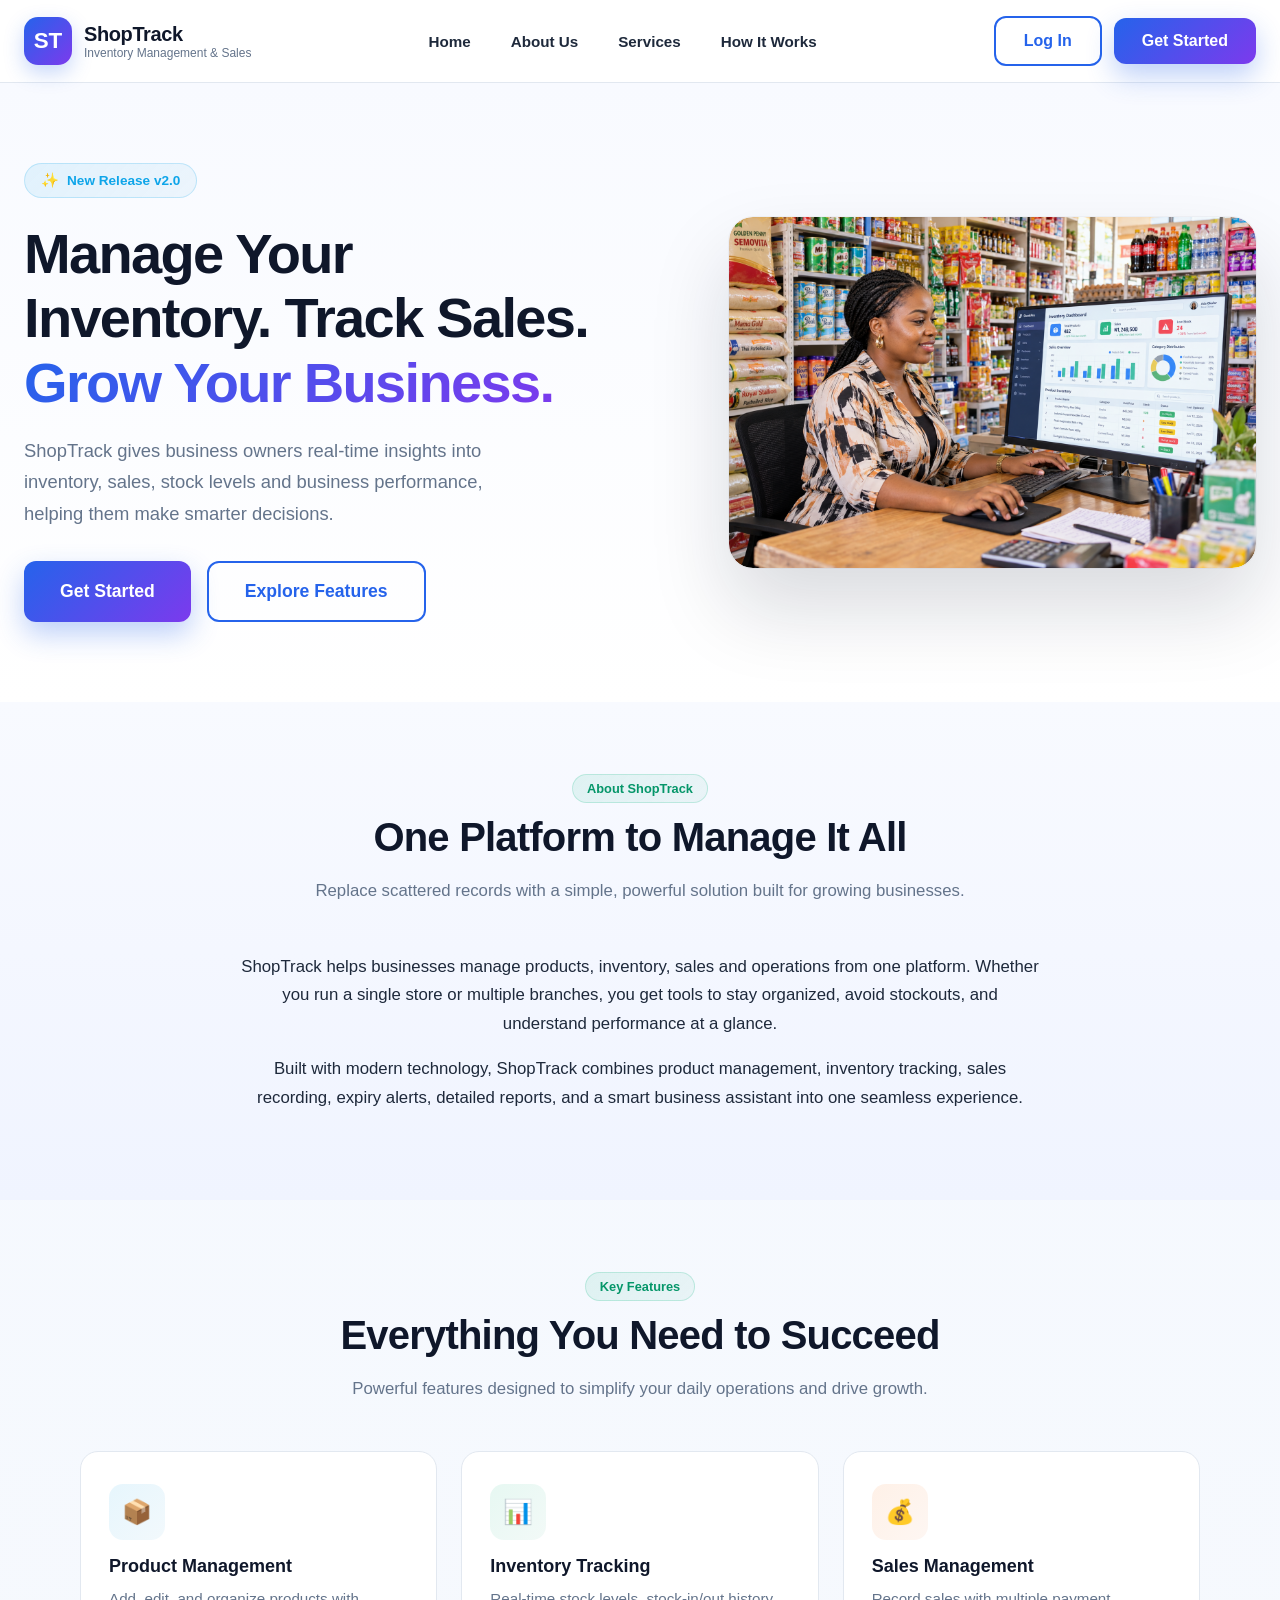
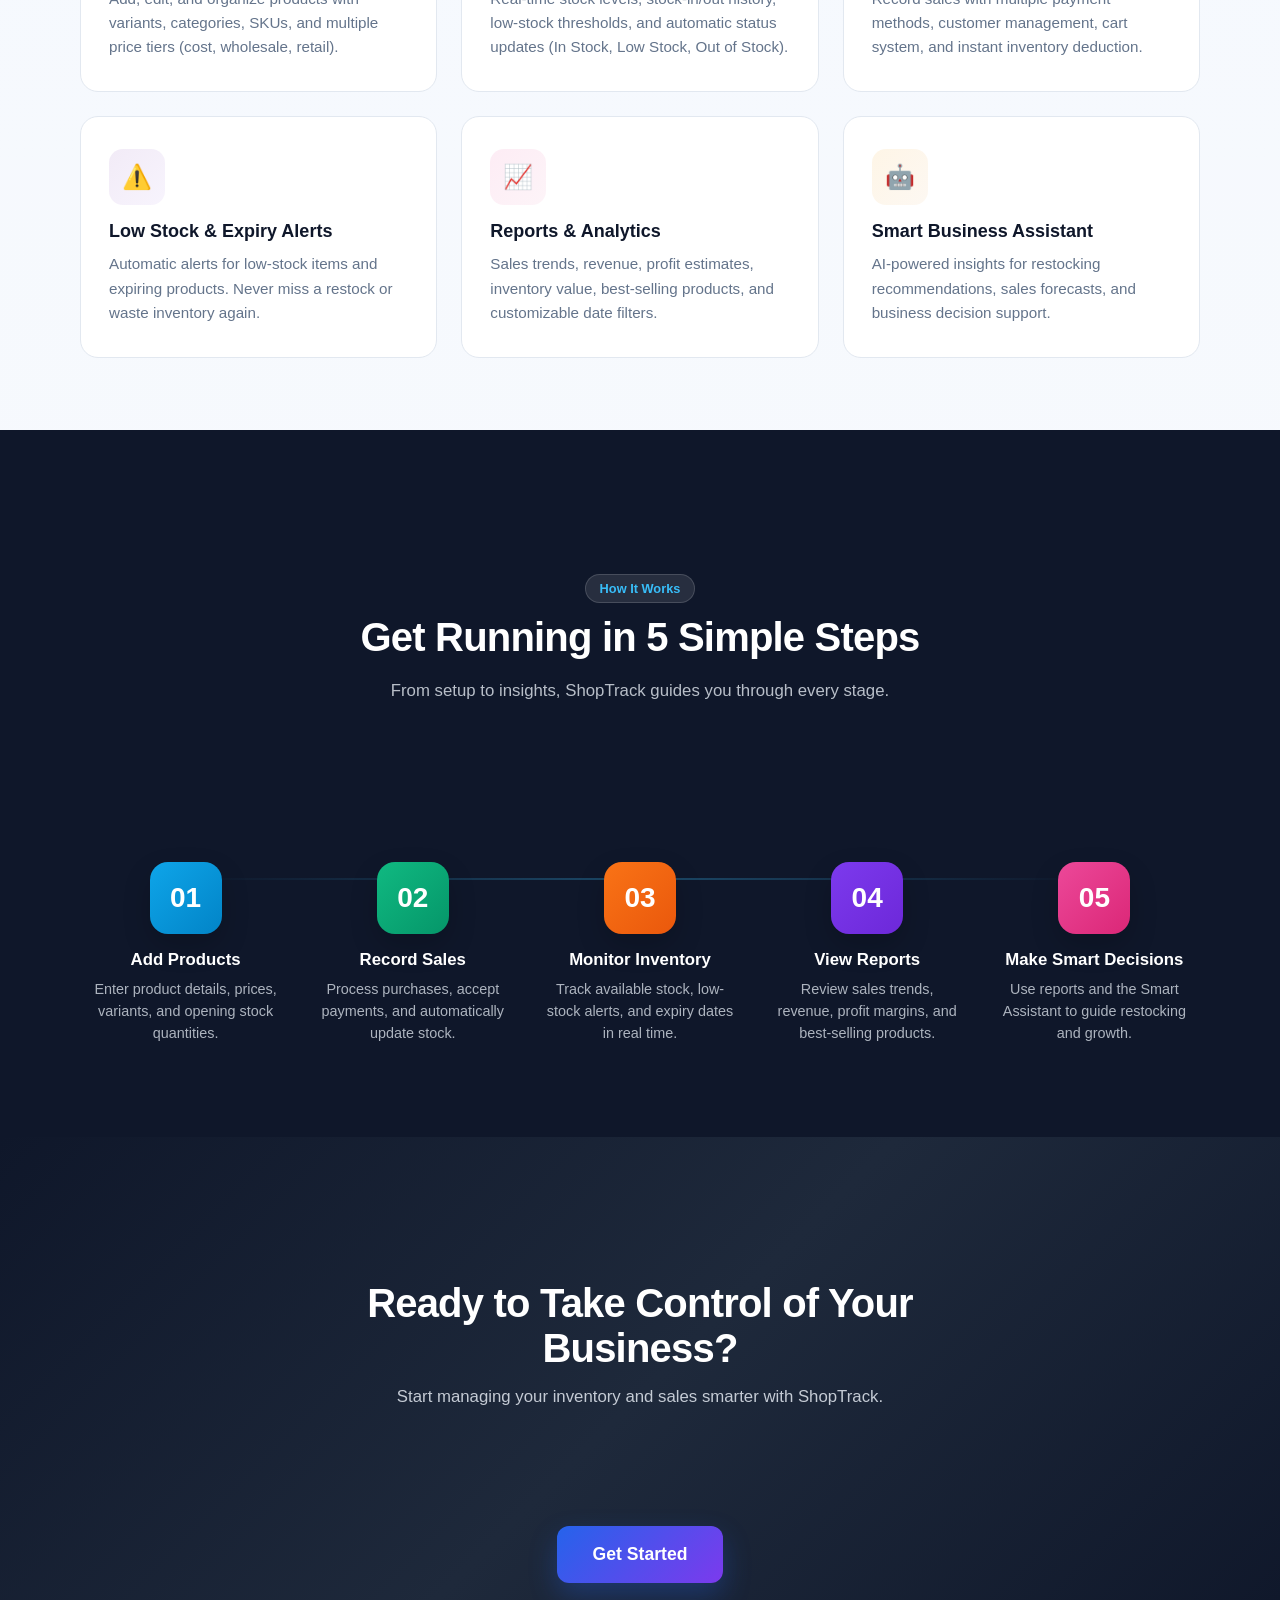
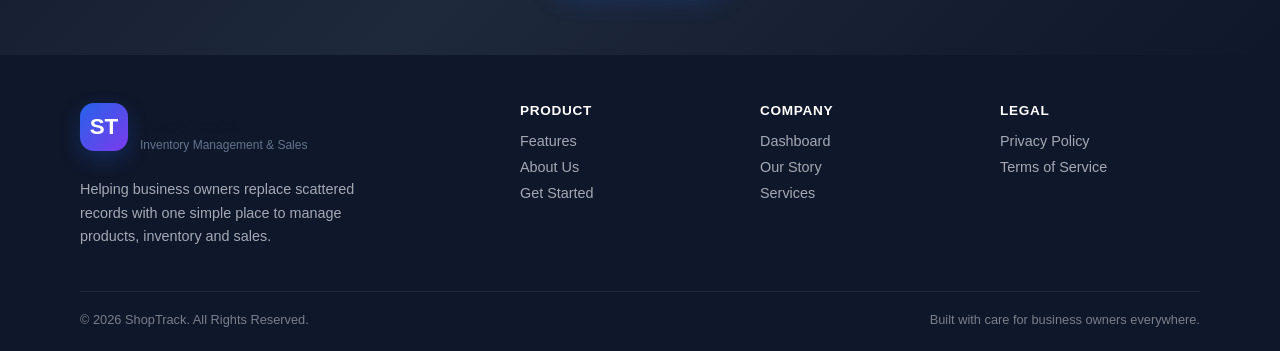
<file: frontend/index.html>
<!DOCTYPE html>
<html lang="en">
  <head>
    <meta charset="UTF-8" />
    <meta name="viewport" content="width=device-width, initial-scale=1.0" />
    <meta name="description" content="ShopTrack - Inventory Management & Sales Tracking for Modern Businesses" />
    <title>ShopTrack | Inventory Management & Sales</title>
    <link rel="stylesheet" href="css/style.css" />
  </head>
  <body class="homepage">
    <header class="navbar" role="banner">
      <div class="navbar-inner">
        <a href="#" class="navbar-brand" aria-label="ShopTrack Home">
          <div class="navbar-logo" aria-hidden="true">ST</div>
          <div class="navbar-text">
            <span class="navbar-title">ShopTrack</span>
            <span class="navbar-subtitle">Inventory Management & Sales</span>
          </div>
        </a>

<nav class="navbar-nav" id="navbarNav" aria-label="Main navigation">
          <a href="#home" class="nav-link">Home</a>
          <a href="#about" class="nav-link">About Us</a>
          <a href="#features" class="nav-link">Services</a>
          <a href="#how-it-works" class="nav-link">How It Works</a>
        </nav>

        <div class="navbar-actions">
          <a href="login.html" class="btn btn-outline">Log In</a>
          <a href="login.html" class="btn btn-primary">Get Started</a>
          <button class="navbar-toggle" id="navbarToggle" aria-label="Toggle navigation" aria-expanded="false" aria-controls="navbarNav">
            ☰
          </button>
        </div>
      </div>
    </header>

    <main>
      <section id="home" class="hero" aria-labelledby="hero-heading">
        <div class="hero-inner">
          <div class="hero-content">
            <span class="hero-badge">New Release v2.0</span>
            <h1 id="hero-heading">
              Manage Your Inventory. Track Sales.<br />
              <span class="highlight">Grow Your Business.</span>
            </h1>
            <p>
              ShopTrack gives business owners real-time insights into inventory, sales, stock levels and business performance, helping them make smarter decisions.
            </p>
            <div class="hero-buttons">
              <a href="login.html" class="btn btn-primary btn-lg">Get Started</a>
              <a href="#features" class="btn btn-outline btn-lg">Explore Features</a>
            </div>
          </div>
          <div class="hero-image">
            <img src="assets/images/business _owner.png.png" alt="Business owner managing inventory with ShopTrack dashboard" loading="eager" />
          </div>
        </div>
      </section>

      <section id="about" class="section section-alt" aria-labelledby="about-heading">
        <div class="section-header">
          <span class="section-badge">About ShopTrack</span>
          <h2 id="about-heading">One Platform to Manage It All</h2>
          <p>Replace scattered records with a simple, powerful solution built for growing businesses.</p>
        </div>
        <div class="about-content">
          <p>
            ShopTrack helps businesses manage products, inventory, sales and operations from one platform. 
            Whether you run a single store or multiple branches, you get tools to stay organized, avoid stockouts, 
            and understand performance at a glance.
          </p>
          <p>
            Built with modern technology, ShopTrack combines product management, inventory tracking, sales recording, 
            expiry alerts, detailed reports, and a smart business assistant into one seamless experience.
          </p>
        </div>
      </section>

      <section id="features" class="section" aria-labelledby="features-heading">
        <div class="section-header">
          <span class="section-badge">Key Features</span>
          <h2 id="features-heading">Everything You Need to Succeed</h2>
          <p>Powerful features designed to simplify your daily operations and drive growth.</p>
        </div>
        <div class="features-grid">
          <article class="feature-card">
            <div class="feature-icon" aria-hidden="true">📦</div>
            <h3>Product Management</h3>
            <p>Add, edit, and organize products with variants, categories, SKUs, and multiple price tiers (cost, wholesale, retail).</p>
          </article>
          <article class="feature-card">
            <div class="feature-icon" aria-hidden="true">📊</div>
            <h3>Inventory Tracking</h3>
            <p>Real-time stock levels, stock-in/out history, low-stock thresholds, and automatic status updates (In Stock, Low Stock, Out of Stock).</p>
          </article>
          <article class="feature-card">
            <div class="feature-icon" aria-hidden="true">💰</div>
            <h3>Sales Management</h3>
            <p>Record sales with multiple payment methods, customer management, cart system, and instant inventory deduction.</p>
          </article>
          <article class="feature-card">
            <div class="feature-icon" aria-hidden="true">⚠️</div>
            <h3>Low Stock & Expiry Alerts</h3>
            <p>Automatic alerts for low-stock items and expiring products. Never miss a restock or waste inventory again.</p>
          </article>
          <article class="feature-card">
            <div class="feature-icon" aria-hidden="true">📈</div>
            <h3>Reports & Analytics</h3>
            <p>Sales trends, revenue, profit estimates, inventory value, best-selling products, and customizable date filters.</p>
          </article>
          <article class="feature-card">
            <div class="feature-icon" aria-hidden="true">🤖</div>
            <h3>Smart Business Assistant</h3>
            <p>AI-powered insights for restocking recommendations, sales forecasts, and business decision support.</p>
          </article>
        </div>
      </section>

      <section id="how-it-works" class="steps-section section" aria-labelledby="steps-heading">
        <div class="section-header section">
          <span class="section-badge">How It Works</span>
          <h2 id="steps-heading">Get Running in 5 Simple Steps</h2>
          <p>From setup to insights, ShopTrack guides you through every stage.</p>
        </div>
        <div class="steps-grid">
          <article class="step-card">
            <div class="step-number" aria-hidden="true">01</div>
            <h3>Add Products</h3>
            <p>Enter product details, prices, variants, and opening stock quantities.</p>
          </article>
          <article class="step-card">
            <div class="step-number" aria-hidden="true">02</div>
            <h3>Record Sales</h3>
            <p>Process purchases, accept payments, and automatically update stock.</p>
          </article>
          <article class="step-card">
            <div class="step-number" aria-hidden="true">03</div>
            <h3>Monitor Inventory</h3>
            <p>Track available stock, low-stock alerts, and expiry dates in real time.</p>
          </article>
          <article class="step-card">
            <div class="step-number" aria-hidden="true">04</div>
            <h3>View Reports</h3>
            <p>Review sales trends, revenue, profit margins, and best-selling products.</p>
          </article>
          <article class="step-card">
            <div class="step-number" aria-hidden="true">05</div>
            <h3>Make Smart Decisions</h3>
            <p>Use reports and the Smart Assistant to guide restocking and growth.</p>
          </article>
        </div>
      </section>

      <section class="cta-section section" aria-labelledby="cta-heading">
        <div class="section-header section">
          <h2 id="cta-heading">Ready to Take Control of Your Business?</h2>
          <p>Start managing your inventory and sales smarter with ShopTrack.</p>
        </div>
        <a href="login.html" class="btn btn-primary btn-lg">Get Started</a>
      </section>
    </main>

    <footer class="footer" role="contentinfo">
      <div class="footer-inner">
        <div class="footer-brand">
          <a href="#" class="navbar-brand" aria-label="ShopTrack Home">
            <div class="navbar-logo" aria-hidden="true">ST</div>
            <div class="navbar-text">
              <span class="navbar-title">ShopTrack</span>
              <span class="navbar-subtitle">Inventory Management & Sales</span>
            </div>
          </a>
          <p>Helping business owners replace scattered records with one simple place to manage products, inventory and sales.</p>
        </div>
        <nav class="footer-links" aria-label="Product links">
          <h4>Product</h4>
          <ul>
            <li><a href="#features">Features</a></li>
            <li><a href="#about">About Us</a></li>
            <li><a href="login.html">Get Started</a></li>
          </ul>
        </nav>
        <nav class="footer-links" aria-label="Company links">
          <h4>Company</h4>
          <ul>
            <li><a href="login.html">Dashboard</a></li>
            <li><a href="#about">Our Story</a></li>
            <li><a href="#features">Services</a></li>
          </ul>
        </nav>
        <nav class="footer-links" aria-label="Legal links">
          <h4>Legal</h4>
          <ul>
            <li><a href="#">Privacy Policy</a></li>
            <li><a href="#">Terms of Service</a></li>
          </ul>
        </nav>
      </div>
      <div class="footer-bottom">
        <span>© 2026 ShopTrack. All Rights Reserved.</span>
        <span>Built with care for business owners everywhere.</span>
      </div>
    </footer>
  </body>
  <script>
    document.addEventListener('DOMContentLoaded', () => {
      const toggle = document.getElementById('navbarToggle');
      const nav = document.getElementById('navbarNav');
      
      if (toggle && nav) {
        toggle.addEventListener('click', () => {
          const isOpen = nav.classList.toggle('open');
          toggle.setAttribute('aria-expanded', isOpen);
          toggle.textContent = isOpen ? '✕' : '☰';
        });

        nav.querySelectorAll('.nav-link').forEach(link => {
          link.addEventListener('click', () => {
            nav.classList.remove('open');
            toggle.setAttribute('aria-expanded', 'false');
            toggle.textContent = '☰';
          });
        });

        document.addEventListener('click', (e) => {
          if (!toggle.contains(e.target) && !nav.contains(e.target)) {
            nav.classList.remove('open');
            toggle.setAttribute('aria-expanded', 'false');
            toggle.textContent = '☰';
          }
        });
      }

      document.querySelectorAll('a[href^="#"]').forEach(anchor => {
        anchor.addEventListener('click', function(e) {
          const targetId = this.getAttribute('href');
          if (targetId === '#') return;
          
          const target = document.querySelector(targetId);
          if (target) {
            e.preventDefault();
            const headerOffset = 80;
            const elementPosition = target.getBoundingClientRect().top;
            const offsetPosition = elementPosition + window.pageYOffset - headerOffset;
            
            window.scrollTo({
              top: offsetPosition,
              behavior: 'smooth'
            });
          }
        });
      });
    });
  </script>
</html>
</file>
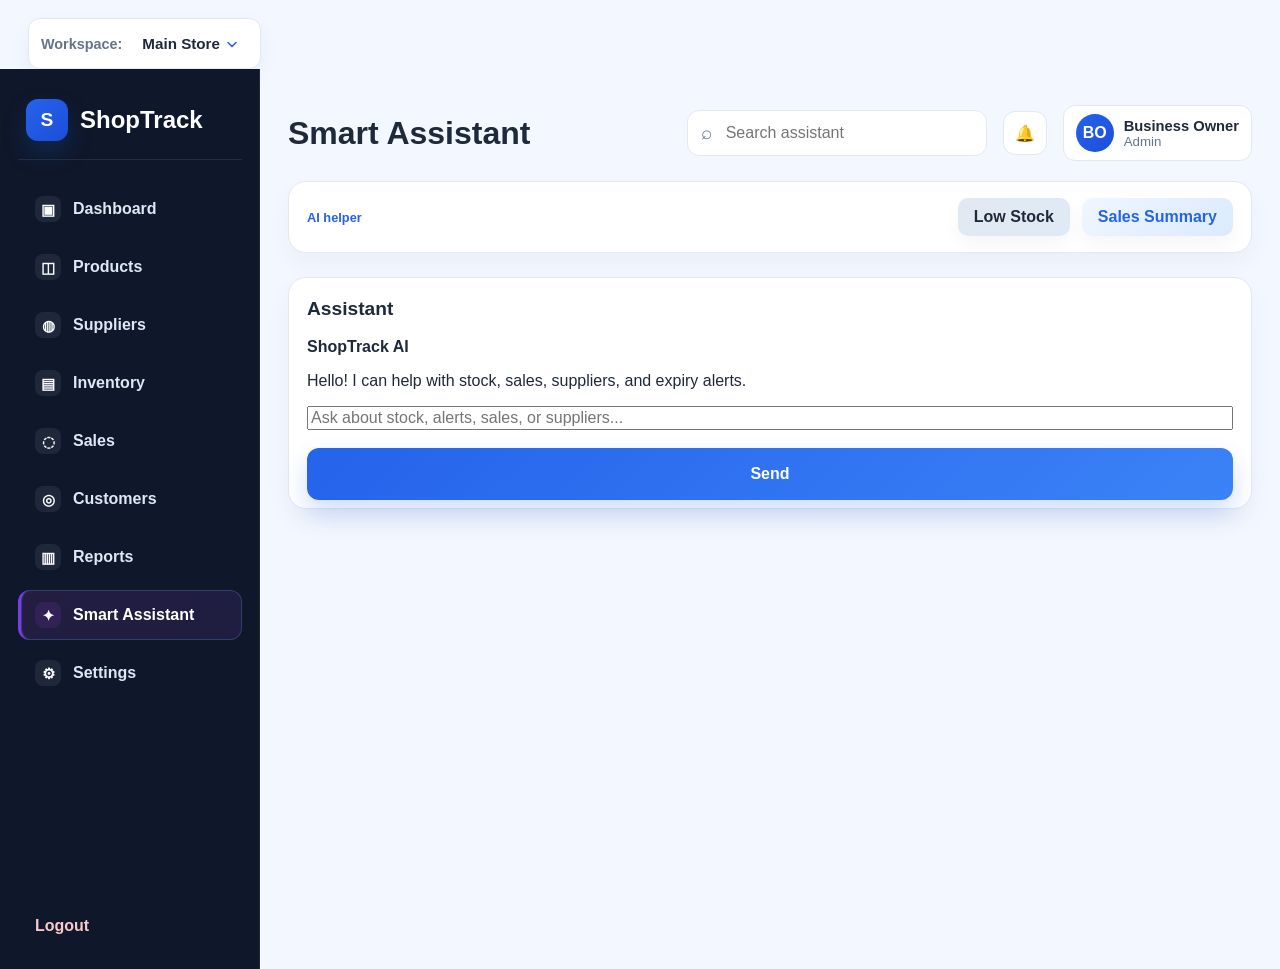
<file: frontend/assistant.html>
<!DOCTYPE html>
<html lang="en">
  <head>
    <meta charset="UTF-8" />
    <meta name="viewport" content="width=device-width, initial-scale=1.0" />
    <title>ShopTrack | Smart Assistant</title>
    <link rel="stylesheet" href="css/style.css" />
  </head>
  <body class="dashboard-body">
    <div class="workspace-strip">
      <div class="workspace-picker">
        <span class="workspace-label">Workspace:</span>
        <select id="workspaceSelector" class="workspace-select" aria-label="Workspace selector">
          <option value="Main Store">Main Store</option>
          <option value="Branch 1">Branch 1</option>
          <option value="Branch 2">Branch 2</option>
        </select>
      </div>
    </div>
    <div class="dashboard-app">
      <aside class="sidebar" id="sidebar">
        <div class="sidebar-header">
          <div class="logo-badge small">S</div>
          <div>
            <h2>ShopTrack</h2>
          </div>
        </div>

        <nav class="sidebar-nav" aria-label="Main navigation">
          <a href="dashboard.html" class="nav-item"><span class="nav-icon">▣</span>Dashboard</a>
          <a href="products.html" class="nav-item"><span class="nav-icon">◫</span>Products</a>
          <a href="suppliers.html" class="nav-item"><span class="nav-icon">◍</span>Suppliers</a>
          <a href="inventory.html" class="nav-item"><span class="nav-icon">▤</span>Inventory</a>
          <a href="sales.html" class="nav-item"><span class="nav-icon">◌</span>Sales</a>
          <a href="customers.html" class="nav-item"><span class="nav-icon">◎</span>Customers</a>
          <a href="reports.html" class="nav-item"><span class="nav-icon">▥</span>Reports</a>
          <a href="assistant.html" class="nav-item active assistant-link"><span class="nav-icon">✦</span>Smart Assistant</a>
          <a href="settings.html" class="nav-item"><span class="nav-icon">⚙</span>Settings</a>
        </nav>

        <div class="sidebar-footer">
          <a href="login.html" class="nav-item logout">Logout</a>
        </div>
      </aside>

      <div class="main-panel">
        <header class="topbar">
          <div class="topbar-left">
            <button type="button" class="menu-toggle" id="menuToggle" aria-label="Open menu">☰</button>
            <h1>Smart Assistant</h1>
          </div>

          <div class="topbar-right">
            <div class="search-box">
              <span class="search-icon">⌕</span>
              <input type="search" placeholder="Search assistant" aria-label="Search assistant" />
            </div>

            <button type="button" class="icon-button" aria-label="Notifications">🔔</button>

            <div class="user-panel" aria-label="User account">
              <div class="avatar">BO</div>
              <div class="user-text">
                <strong>Business Owner</strong>
                <small>Admin</small>
              </div>
            </div>
          </div>
        </header>

        <main class="content-area">
          <section class="toolbar-box">
            <div class="toolbar-filters">
              <span class="panel-tag">AI helper</span>
            </div>
            <div class="toolbar-filters">
              <button type="button" class="secondary-btn" id="lowStockBtn">Low Stock</button>
              <button type="button" class="secondary-btn alt" id="salesSummaryBtn">Sales Summary</button>
            </div>
          </section>

          <section class="panel page-panel">
            <div class="panel-header">
              <h3>Assistant</h3>
            </div>

            <div class="assistant-chat" id="assistantMessages">
              <div class="assistant-message assistant-bot">
                <strong>ShopTrack AI</strong>
                <p>Hello! I can help with stock, sales, suppliers, and expiry alerts.</p>
              </div>
            </div>

            <form id="assistantForm" class="assistant-form">
              <input type="text" id="assistantInput" placeholder="Ask about stock, alerts, sales, or suppliers..." />
              <button type="submit" class="primary-btn small-btn">Send</button>
            </form>
          </section>
        </main>
      </div>
    </div>

    <script src="js/app.js"></script>
    <script src="js/assistant.js"></script>
  </body>
</html>
</file>
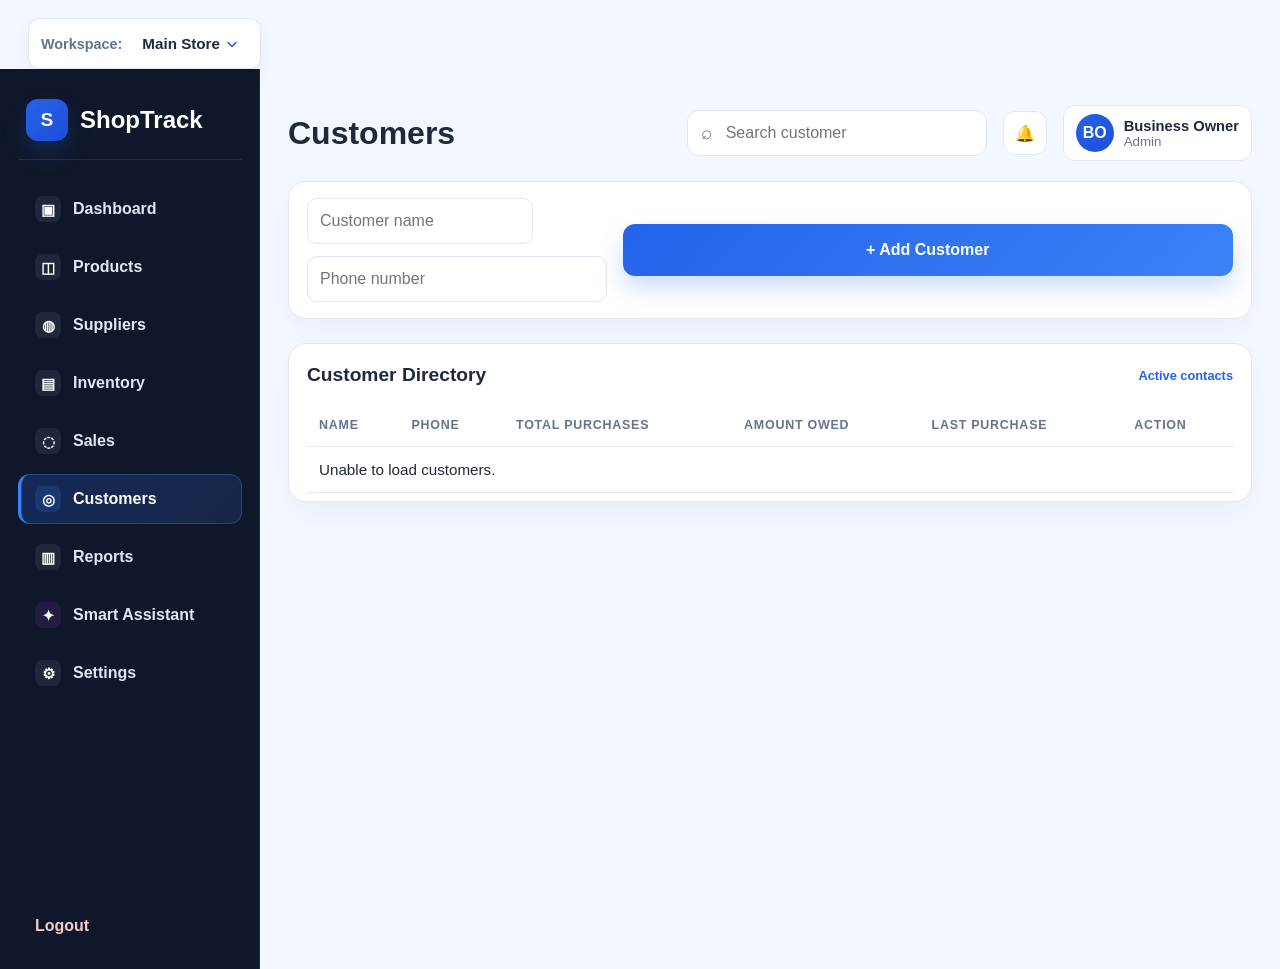
<file: frontend/customers.html>
<!DOCTYPE html>
<html lang="en">
  <head>
    <meta charset="UTF-8" />
    <meta name="viewport" content="width=device-width, initial-scale=1.0" />
    <title>ShopTrack | Customers</title>
    <link rel="stylesheet" href="css/style.css" />
  </head>
  <body class="dashboard-body">
    <div class="workspace-strip">
      <div class="workspace-picker">
        <span class="workspace-label">Workspace:</span>
        <select id="workspaceSelector" class="workspace-select" aria-label="Workspace selector">
          <option value="Main Store">Main Store</option>
          <option value="Branch 1">Branch 1</option>
          <option value="Branch 2">Branch 2</option>
        </select>
      </div>
    </div>
    <div class="dashboard-app">
      <aside class="sidebar" id="sidebar">
        <div class="sidebar-header">
          <div class="logo-badge small">S</div>
          <div>
            <h2>ShopTrack</h2>
          </div>
        </div>

        <nav class="sidebar-nav" aria-label="Main navigation">
          <a href="dashboard.html" class="nav-item"><span class="nav-icon">▣</span>Dashboard</a>
          <a href="products.html" class="nav-item"><span class="nav-icon">◫</span>Products</a>
          <a href="suppliers.html" class="nav-item"><span class="nav-icon">◍</span>Suppliers</a>
          <a href="inventory.html" class="nav-item"><span class="nav-icon">▤</span>Inventory</a>
          <a href="sales.html" class="nav-item"><span class="nav-icon">◌</span>Sales</a>
          <a href="customers.html" class="nav-item active"><span class="nav-icon">◎</span>Customers</a>
          <a href="reports.html" class="nav-item"><span class="nav-icon">▥</span>Reports</a>
          <a href="assistant.html" class="nav-item assistant-link"><span class="nav-icon">✦</span>Smart Assistant</a>
          <a href="settings.html" class="nav-item"><span class="nav-icon">⚙</span>Settings</a>
        </nav>

        <div class="sidebar-footer">
          <a href="login.html" class="nav-item logout">Logout</a>
        </div>
      </aside>

      <div class="main-panel">
        <header class="topbar">
          <div class="topbar-left">
            <button type="button" class="menu-toggle" id="menuToggle" aria-label="Open menu">☰</button>
            <h1>Customers</h1>
          </div>

          <div class="topbar-right">
            <div class="search-box">
              <span class="search-icon">⌕</span>
              <input type="search" id="customerSearch" placeholder="Search customer" aria-label="Search customer" />
            </div>

            <button type="button" class="icon-button" aria-label="Notifications">🔔</button>

            <div class="user-panel" aria-label="User account">
              <div class="avatar">BO</div>
              <div class="user-text">
                <strong>Business Owner</strong>
                <small>Admin</small>
              </div>
            </div>
          </div>
        </header>

        <main class="content-area">
          <section class="toolbar-box">
            <div class="toolbar-filters">
              <input type="text" id="customerNameInput" placeholder="Customer name" aria-label="Customer name" />
              <input type="tel" id="customerPhoneInput" placeholder="Phone number" aria-label="Phone number" />
            </div>
            <button type="button" class="primary-btn small-btn" id="openCustomerModalBtn">+ Add Customer</button>
          </section>

          <section class="panel page-panel">
            <div class="panel-header">
              <h3>Customer Directory</h3>
              <span class="panel-tag">Active contacts</span>
            </div>

            <div class="table-wrap">
              <table>
                <thead>
                  <tr>
                    <th>Name</th>
                    <th>Phone</th>
                    <th>Total Purchases</th>
                    <th>Amount Owed</th>
                    <th>Last Purchase</th>
                    <th>Action</th>
                  </tr>
                </thead>
                <tbody id="customersTableBody"></tbody>
              </table>
            </div>
          </section>
        </main>
      </div>
    </div>

    <div class="modal hidden" id="customerModal" aria-hidden="true">
      <div class="modal-backdrop" data-close-customer="true"></div>
      <div class="modal-dialog" role="dialog" aria-modal="true" aria-labelledby="customerModalTitle">
        <div class="modal-header">
          <h3 id="customerModalTitle">Add Customer</h3>
          <button type="button" class="modal-close" aria-label="Close customer modal" data-close-customer="true">×</button>
        </div>

        <form id="customerForm" class="product-form">
          <div class="form-grid">
            <div class="field-group full-span">
              <label for="customerNameField">Customer Name</label>
              <input type="text" id="customerNameField" name="customerNameField" required />
            </div>

            <div class="field-group full-span">
              <label for="customerPhoneField">Phone Number</label>
              <input type="tel" id="customerPhoneField" name="customerPhoneField" required />
            </div>
          </div>

          <div id="customerFormMessage" class="form-message" aria-live="polite"></div>

          <div class="modal-actions">
            <button type="button" class="secondary-btn" data-close-customer="true">Cancel</button>
            <button type="submit" class="primary-btn small-btn">Save Customer</button>
          </div>
        </form>
      </div>
    </div>

    <script src="js/app.js"></script>
    <script src="js/customers.js"></script>
  </body>
</html>
</file>
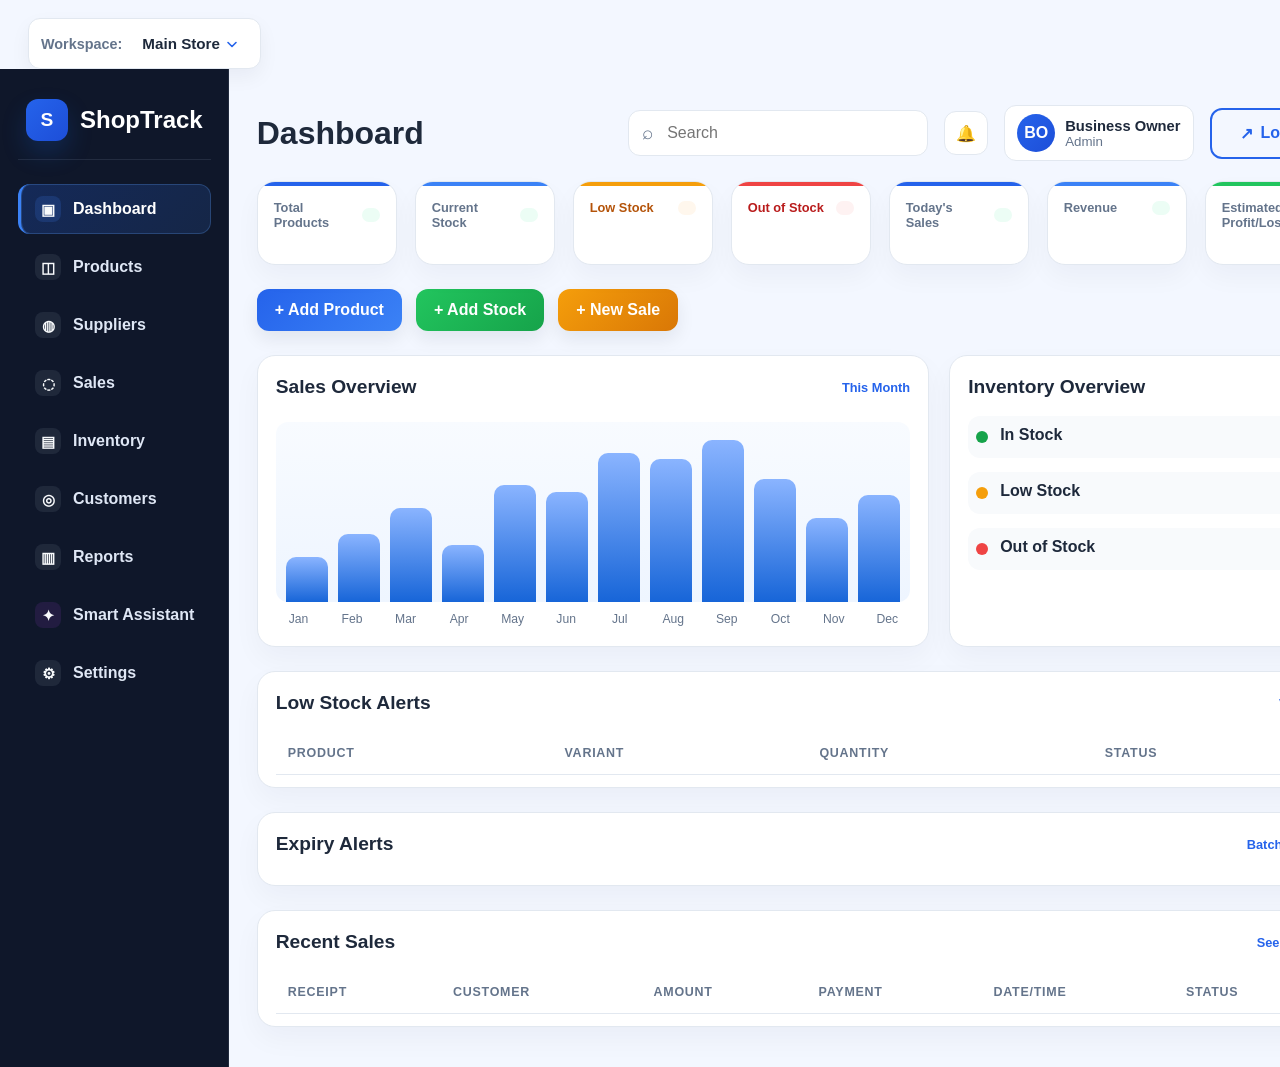
<file: frontend/dashboard.html>
<!DOCTYPE html>
<html lang="en">
  <head>
    <meta charset="UTF-8" />
    <meta name="viewport" content="width=device-width, initial-scale=1.0" />
    <title>ShopTrack | Dashboard</title>
    <link rel="stylesheet" href="css/style.css" />
  </head>
  <body class="dashboard-body">
    <div class="workspace-strip">
      <div class="workspace-picker">
        <span class="workspace-label">Workspace:</span>
        <select id="workspaceSelector" class="workspace-select" aria-label="Workspace selector">
          <option value="Main Store">Main Store</option>
          <option value="Branch 1">Branch 1</option>
          <option value="Branch 2">Branch 2</option>
        </select>
      </div>
    </div>
    <div class="dashboard-app">
      <aside class="sidebar" id="sidebar">
        <div class="sidebar-header">
          <div class="logo-badge small">S</div>
          <div>
            <h2>ShopTrack</h2>
          </div>
        </div>

        <nav class="sidebar-nav" aria-label="Main navigation">
          <a href="dashboard.html" class="nav-item active"><span class="nav-icon">▣</span>Dashboard</a>
          <a href="products.html" class="nav-item"><span class="nav-icon">◫</span>Products</a>
          <a href="suppliers.html" class="nav-item"><span class="nav-icon">◍</span>Suppliers</a>
          <a href="sales.html" class="nav-item"><span class="nav-icon">◌</span>Sales</a>
          <a href="inventory.html" class="nav-item"><span class="nav-icon">▤</span>Inventory</a>
          <a href="customers.html" class="nav-item"><span class="nav-icon">◎</span>Customers</a>
          <a href="reports.html" class="nav-item"><span class="nav-icon">▥</span>Reports</a>
          <a href="assistant.html" class="nav-item assistant-link"><span class="nav-icon">✦</span>Smart Assistant</a>
          <a href="settings.html" class="nav-item"><span class="nav-icon">⚙</span>Settings</a>
        </nav>

        <div class="sidebar-footer">
        </div>
      </aside>

      <div class="main-panel">
        <header class="topbar">
          <div class="topbar-left">
            <button type="button" class="menu-toggle" id="menuToggle" aria-label="Open menu">
              ☰
            </button>
            <h1>Dashboard</h1>
          </div>

          <div class="topbar-right">
            <div class="search-box">
              <span class="search-icon">⌕</span>
              <input type="search" placeholder="Search" aria-label="Search" />
            </div>

            <button type="button" class="icon-button" aria-label="Notifications">
              🔔
            </button>

            <div class="user-panel" aria-label="User account">
              <div class="avatar">BO</div>
              <div class="user-text">
                <strong>Business Owner</strong>
                <small>Admin</small>
              </div>
            </div>

            <a href="login.html" class="btn btn-outline logout-btn" aria-label="Logout">
              <span class="logout-icon">↗</span>
              <span class="logout-text">Logout</span>
            </a>
          </div>
        </header>

        <main class="content-area">
          <section class="summary-grid">
             <article class="metric-card accent-blue">
              <div class="metric-top">
                <span class="metric-label">Total Products</span>
                <span class="metric-trend positive" id="dashboardTrend0"></span>
              </div>
              <div class="metric-value" id="dashboardValue0"></div>
              <div class="metric-note" id="dashboardNote0"></div>
            </article>

            <article class="metric-card accent-sky">
              <div class="metric-top">
                <span class="metric-label">Current Stock</span>
                <span class="metric-trend positive" id="dashboardTrend1"></span>
              </div>
              <div class="metric-value" id="dashboardValue1"></div>
              <div class="metric-note" id="dashboardNote1"></div>
            </article>

            <article class="metric-card warning-card accent-amber">
              <div class="metric-top">
                <span class="metric-label">Low Stock</span>
                <span class="metric-trend warning" id="dashboardTrend2"></span>
              </div>
              <div class="metric-value" id="dashboardValue2"></div>
              <div class="metric-note" id="dashboardNote2"></div>
            </article>

            <article class="metric-card danger-card accent-red">
              <div class="metric-top">
                <span class="metric-label">Out of Stock</span>
                <span class="metric-trend danger" id="dashboardTrend3"></span>
              </div>
              <div class="metric-value" id="dashboardValue3"></div>
              <div class="metric-note" id="dashboardNote3"></div>
            </article>

            <article class="metric-card accent-blue">
              <div class="metric-top">
                <span class="metric-label">Today's Sales</span>
                <span class="metric-trend positive" id="dashboardTrend4"></span>
              </div>
              <div class="metric-value" id="dashboardValue4"></div>
              <div class="metric-note" id="dashboardNote4"></div>
            </article>

            <article class="metric-card accent-sky">
              <div class="metric-top">
                <span class="metric-label">Revenue</span>
                <span class="metric-trend positive" id="dashboardTrend5"></span>
              </div>
              <div class="metric-value" id="dashboardValue5"></div>
              <div class="metric-note" id="dashboardNote5"></div>
            </article>

            <article class="metric-card profit-card accent-green">
              <div class="metric-top">
                <span class="metric-label">Estimated Profit/Loss</span>
                <span class="metric-trend positive" id="dashboardTrend6"></span>
              </div>
              <div class="metric-value" id="dashboardValue6"></div>
              <div class="metric-note" id="dashboardNote6"></div>
            </article>
          </section>

          <section class="quick-actions">
            <button type="button" class="action-btn primary-action" id="quickAddProductBtn">+ Add Product</button>
            <button type="button" class="action-btn secondary-action" id="quickAddStockBtn">+ Add Stock</button>
            <button type="button" class="action-btn accent-action" id="quickNewSaleBtn">+ New Sale</button>
          </section>

          <section class="dashboard-grid">
            <article class="panel sales-panel">
              <div class="panel-header">
                <h3>Sales Overview</h3>
                <span class="panel-tag">This Month</span>
              </div>

              <div class="chart-placeholder" aria-label="Sales chart placeholder">
                <div class="bars" aria-hidden="true">
                  <span style="height: 28%"></span>
                  <span style="height: 42%"></span>
                  <span style="height: 58%"></span>
                  <span style="height: 35%"></span>
                  <span style="height: 72%"></span>
                  <span style="height: 68%"></span>
                  <span style="height: 92%"></span>
                  <span style="height: 88%"></span>
                  <span style="height: 100%"></span>
                  <span style="height: 76%"></span>
                  <span style="height: 52%"></span>
                  <span style="height: 66%"></span>
                </div>
                <div class="chart-legend">
                  <span>Jan</span>
                  <span>Feb</span>
                  <span>Mar</span>
                  <span>Apr</span>
                  <span>May</span>
                  <span>Jun</span>
                  <span>Jul</span>
                  <span>Aug</span>
                  <span>Sep</span>
                  <span>Oct</span>
                  <span>Nov</span>
                  <span>Dec</span>
                </div>
              </div>
            </article>

            <article class="panel inventory-panel">
              <div class="panel-header">
                <h3>Inventory Overview</h3>
                <span class="panel-tag">Live</span>
              </div>

               <div class="status-list">
                 <div class="status-item">
                   <span class="status-dot green"></span>
                   <div>
                     <strong>In Stock</strong>
                     <small></small>
                   </div>
                   <span class="status-count"></span>
                 </div>

                 <div class="status-item">
                   <span class="status-dot yellow"></span>
                   <div>
                     <strong>Low Stock</strong>
                     <small></small>
                   </div>
                   <span class="status-count"></span>
                 </div>

                 <div class="status-item">
                   <span class="status-dot red"></span>
                   <div>
                     <strong>Out of Stock</strong>
                     <small></small>
                   </div>
                   <span class="status-count"></span>
                 </div>
               </div>
            </article>
          </section>

          <section class="panel table-panel">
            <div class="panel-header">
              <h3>Low Stock Alerts</h3>
              <a href="#" class="panel-link">View all</a>
            </div>

            <div class="table-wrap">
              <table>
                <thead>
                  <tr>
                    <th>Product</th>
                    <th>Variant</th>
                    <th>Quantity</th>
                    <th>Status</th>
                  </tr>
                </thead>
                <tbody>
                </tbody>
              </table>
            </div>
          </section>

          <section class="panel table-panel">
            <div class="panel-header">
              <h3>Expiry Alerts</h3>
              <span class="panel-tag">Batch review</span>
            </div>
            <ul class="expiry-alert-list" id="expiryAlertsList"></ul>
          </section>

          <section class="panel table-panel recent-sales-panel">
            <div class="panel-header">
              <h3>Recent Sales</h3>
              <a href="#" class="panel-link">See history</a>
            </div>

            <div class="table-wrap">
              <table>
                <thead>
                  <tr>
                    <th>Receipt</th>
                    <th>Customer</th>
                    <th>Amount</th>
                    <th>Payment</th>
                    <th>Date/Time</th>
                    <th>Status</th>
                  </tr>
                </thead>
                <tbody>
                </tbody>
              </table>
            </div>
          </section>
        </main>
      </div>
    </div>

    <script src="js/app.js"></script>
    <script src="js/dashboard.js"></script>
  </body>
</html>
</file>
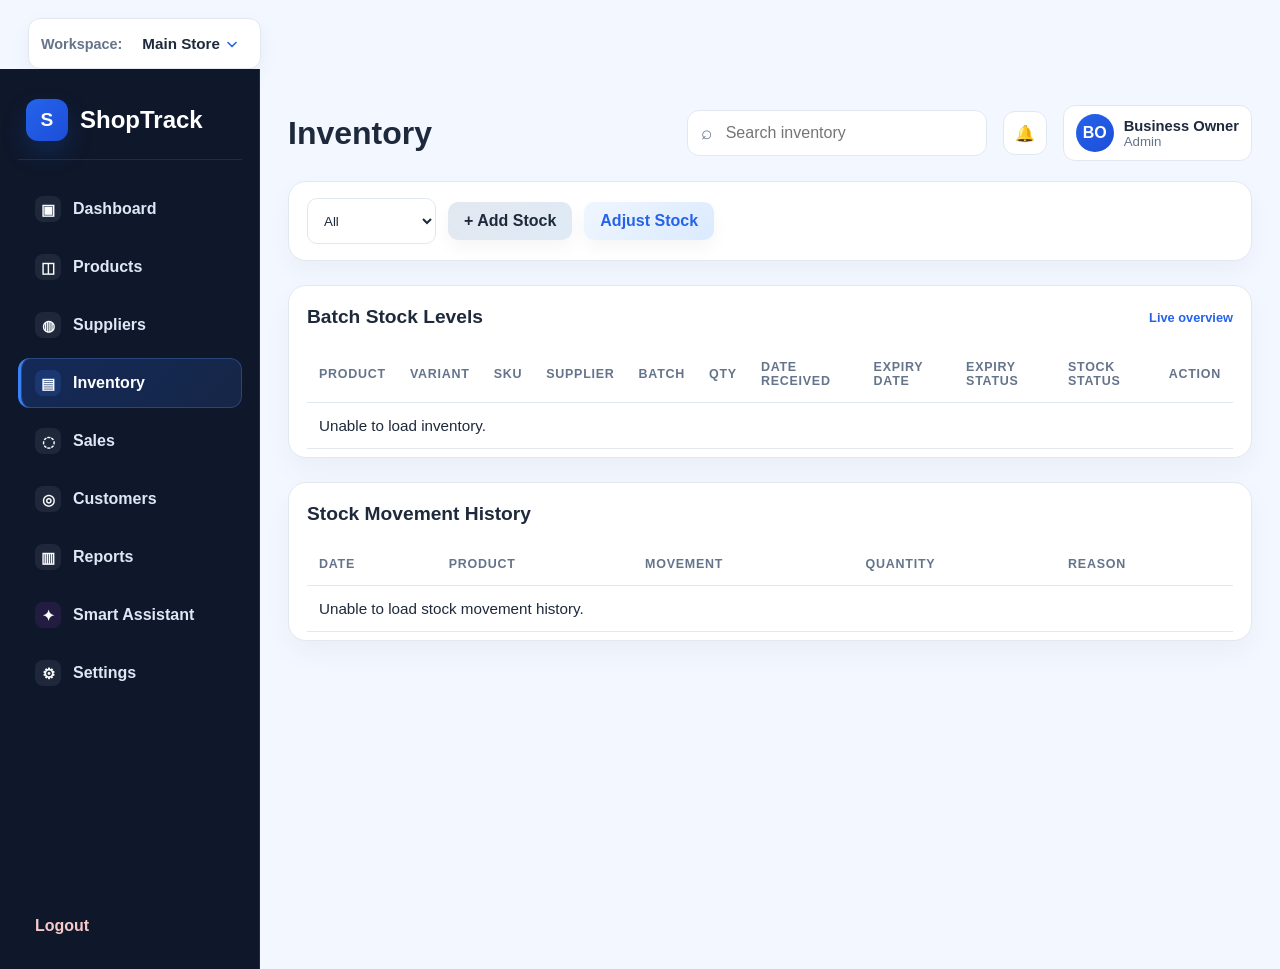
<file: frontend/inventory.html>
<!DOCTYPE html>
<html lang="en">
  <head>
    <meta charset="UTF-8" />
    <meta name="viewport" content="width=device-width, initial-scale=1.0" />
    <title>ShopTrack | Inventory</title>
    <link rel="stylesheet" href="css/style.css" />
  </head>
  <body class="dashboard-body">
    <div class="workspace-strip">
      <div class="workspace-picker">
        <span class="workspace-label">Workspace:</span>
        <select id="workspaceSelector" class="workspace-select" aria-label="Workspace selector">
          <option value="Main Store">Main Store</option>
          <option value="Branch 1">Branch 1</option>
          <option value="Branch 2">Branch 2</option>
        </select>
      </div>
    </div>
    <div class="dashboard-app">
      <aside class="sidebar" id="sidebar">
        <div class="sidebar-header">
          <div class="logo-badge small">S</div>
          <div>
            <h2>ShopTrack</h2>
          </div>
        </div>

        <nav class="sidebar-nav" aria-label="Main navigation">
          <a href="dashboard.html" class="nav-item"><span class="nav-icon">▣</span>Dashboard</a>
          <a href="products.html" class="nav-item"><span class="nav-icon">◫</span>Products</a>
          <a href="suppliers.html" class="nav-item"><span class="nav-icon">◍</span>Suppliers</a>
          <a href="inventory.html" class="nav-item active"><span class="nav-icon">▤</span>Inventory</a>
          <a href="sales.html" class="nav-item"><span class="nav-icon">◌</span>Sales</a>
          <a href="customers.html" class="nav-item"><span class="nav-icon">◎</span>Customers</a>
          <a href="reports.html" class="nav-item"><span class="nav-icon">▥</span>Reports</a>
          <a href="assistant.html" class="nav-item assistant-link"><span class="nav-icon">✦</span>Smart Assistant</a>
          <a href="settings.html" class="nav-item"><span class="nav-icon">⚙</span>Settings</a>
        </nav>

        <div class="sidebar-footer">
          <a href="login.html" class="nav-item logout">Logout</a>
        </div>
      </aside>

      <div class="main-panel">
        <header class="topbar">
          <div class="topbar-left">
            <button type="button" class="menu-toggle" id="menuToggle" aria-label="Open menu">☰</button>
            <h1>Inventory</h1>
          </div>

          <div class="topbar-right">
            <div class="search-box">
              <span class="search-icon">⌕</span>
              <input type="search" id="inventorySearch" placeholder="Search inventory" aria-label="Search inventory" />
            </div>

            <button type="button" class="icon-button" aria-label="Notifications">🔔</button>

            <div class="user-panel" aria-label="User account">
              <div class="avatar">BO</div>
              <div class="user-text">
                <strong>Business Owner</strong>
                <small>Admin</small>
              </div>
            </div>
          </div>
        </header>

        <main class="content-area">
          <section class="toolbar-box">
            <div class="toolbar-filters">
              <select id="inventoryStatusFilter" aria-label="Filter by stock status">
                <option value="All">All</option>
                <option value="In Stock">In Stock</option>
                <option value="Low Stock">Low Stock</option>
                <option value="Expiring Soon">Expiring Soon</option>
                <option value="Expired">Expired</option>
              </select>
              <button type="button" class="secondary-btn" id="addStockBtn">+ Add Stock</button>
              <button type="button" class="secondary-btn alt" id="adjustStockBtn">Adjust Stock</button>
            </div>
          </section>

          <section class="panel page-panel">
            <div class="panel-header">
              <h3>Batch Stock Levels</h3>
              <span class="panel-tag">Live overview</span>
            </div>

            <div class="table-wrap">
              <table>
                <thead>
                  <tr>
                    <th>Product</th>
                    <th>Variant</th>
                    <th>SKU</th>
                    <th>Supplier</th>
                    <th>Batch</th>
                    <th>Qty</th>
                    <th>Date Received</th>
                    <th>Expiry Date</th>
                    <th>Expiry Status</th>
                    <th>Stock Status</th>
                    <th>Action</th>
                  </tr>
                </thead>
                <tbody id="inventoryTableBody"></tbody>
              </table>
            </div>
          </section>

          <section class="panel page-panel">
            <div class="panel-header">
              <h3>Stock Movement History</h3>
            </div>

            <div class="table-wrap">
              <table>
                <thead>
                  <tr>
                    <th>Date</th>
                    <th>Product</th>
                    <th>Movement</th>
                    <th>Quantity</th>
                    <th>Reason</th>
                  </tr>
                </thead>
                <tbody id="stockHistoryBody"></tbody>
              </table>
            </div>
          </section>
        </main>
      </div>
    </div>

    <div class="modal hidden" id="inventoryModal" aria-hidden="true">
      <div class="modal-backdrop" data-close-inventory="true"></div>
      <div class="modal-dialog" role="dialog" aria-modal="true" aria-labelledby="inventoryModalTitle">
        <div class="modal-header">
          <h3 id="inventoryModalTitle">Add Stock</h3>
          <button type="button" class="modal-close" aria-label="Close stock modal" data-close-inventory="true">×</button>
        </div>

        <form id="inventoryForm" class="product-form">
          <div class="form-grid">
            <div class="field-group">
              <label for="inventoryProduct">Product</label>
              <select id="inventoryProduct" name="inventoryProduct" required></select>
            </div>

            <div class="field-group">
              <label for="inventoryVariant">Variant</label>
              <input type="text" id="inventoryVariant" name="inventoryVariant" readonly />
            </div>

            <div class="field-group">
              <label for="inventorySku">SKU</label>
              <input type="text" id="inventorySku" name="inventorySku" readonly />
            </div>

            <div class="field-group">
              <label for="inventorySupplier">Supplier</label>
              <select id="inventorySupplier" name="inventorySupplier" required></select>
            </div>

            <div class="field-group">
              <label for="inventoryBatchNumber">Batch Number</label>
              <input type="text" id="inventoryBatchNumber" name="inventoryBatchNumber" required />
            </div>

            <div class="field-group">
              <label id="inventoryQuantityLabel" for="inventoryQuantity">Quantity to Add</label>
              <input type="number" id="inventoryQuantity" name="inventoryQuantity" min="1" step="1" required />
            </div>

            <div class="field-group">
              <label for="inventoryDateReceived">Date Received</label>
              <input type="date" id="inventoryDateReceived" name="inventoryDateReceived" required />
            </div>

            <div class="field-group">
              <label for="inventoryExpiryDate">Expiry Date</label>
              <input type="date" id="inventoryExpiryDate" name="inventoryExpiryDate" required />
            </div>

            <div class="field-group full-span" id="inventoryBatchField" hidden>
              <label for="inventoryBatch">Existing Batch</label>
              <select id="inventoryBatch" name="inventoryBatch"></select>
            </div>

            <div class="field-group full-span" id="inventoryReasonField" hidden>
              <label for="inventoryReason">Reason</label>
              <select id="inventoryReason" name="inventoryReason">
                <option value="Damaged item">Damaged item</option>
                <option value="Returned stock">Returned stock</option>
                <option value="Stock count correction">Stock count correction</option>
                <option value="Written off">Written off</option>
                <option value="Manual adjustment">Manual adjustment</option>
              </select>
            </div>
          </div>

          <div id="inventoryFormMessage" class="form-message" aria-live="polite"></div>

          <div class="modal-actions">
            <button type="button" class="secondary-btn" data-close-inventory="true">Cancel</button>
            <button type="submit" class="primary-btn small-btn" id="inventorySaveBtn">Save</button>
          </div>
        </form>
      </div>
    </div>

    <script src="js/app.js"></script>
    <script src="js/inventory.js"></script>
  </body>
</html>
</file>
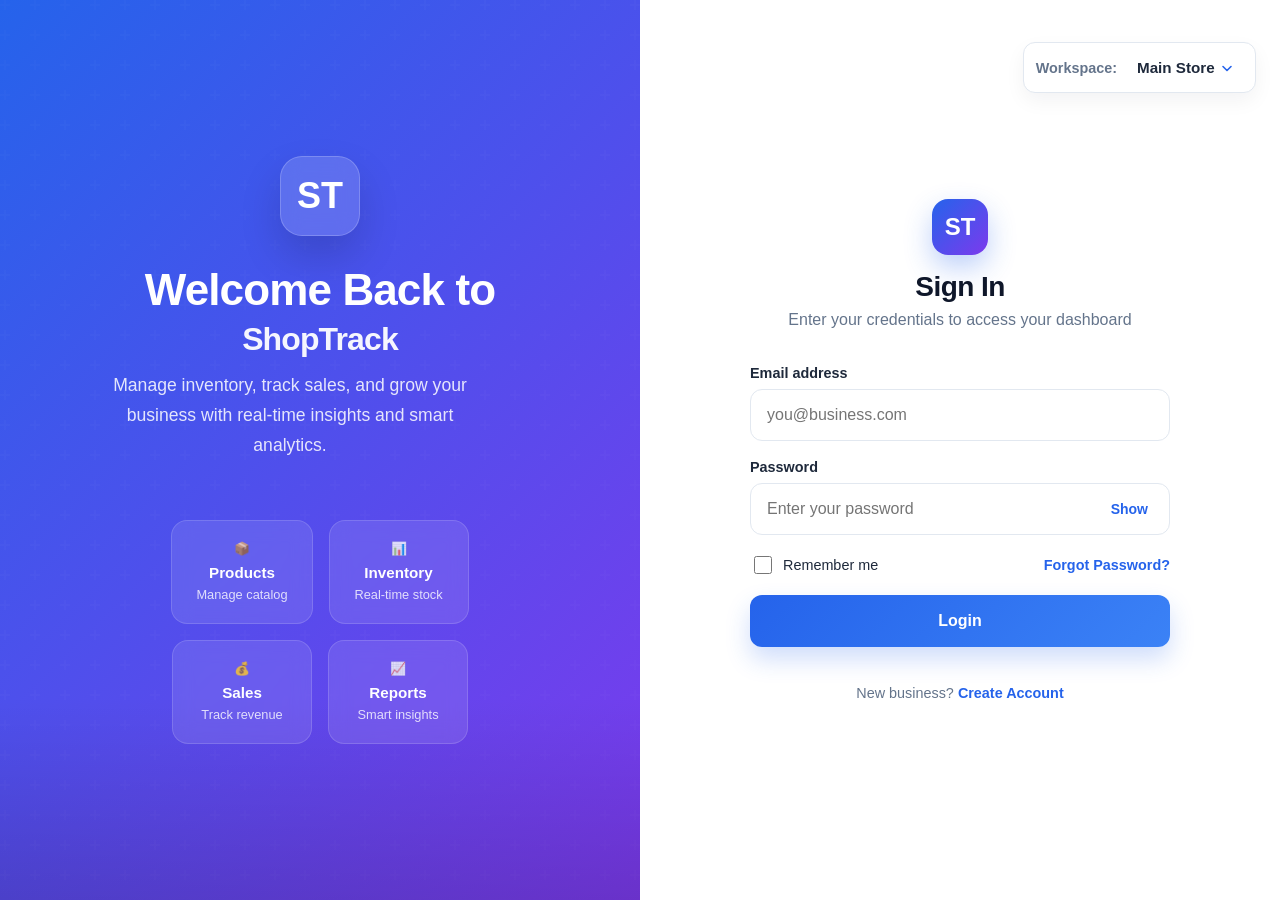
<file: frontend/login.html>
<!DOCTYPE html>
<html lang="en">
  <head>
    <meta charset="UTF-8" />
    <meta name="viewport" content="width=device-width, initial-scale=1.0" />
    <title>ShopTrack | Login</title>
    <link rel="stylesheet" href="css/style.css" />
  </head>
  <body class="login-page">
    <div class="login-split">
      <aside class="login-brand" aria-hidden="true">
        <div class="login-brand-content">
          <div class="login-brand-logo">ST</div>
          <h1>Welcome Back to<br /><span>ShopTrack</span></h1>
          <p>Manage inventory, track sales, and grow your business with real-time insights and smart analytics.</p>
          <div class="login-illustration">
            <div class="illustration-card">
              <span class="illustration-icon">📦</span>
              <strong>Products</strong>
              <span>Manage catalog</span>
            </div>
            <div class="illustration-card">
              <span class="illustration-icon">📊</span>
              <strong>Inventory</strong>
              <span>Real-time stock</span>
            </div>
            <div class="illustration-card">
              <span class="illustration-icon">💰</span>
              <strong>Sales</strong>
              <span>Track revenue</span>
            </div>
            <div class="illustration-card">
              <span class="illustration-icon">📈</span>
              <strong>Reports</strong>
              <span>Smart insights</span>
            </div>
          </div>
        </div>
      </aside>

      <main class="login-form-side">
        <div class="workspace-strip login-workspace-strip">
          <div class="workspace-picker">
            <span class="workspace-label">Workspace:</span>
            <select id="workspaceSelector" class="workspace-select" aria-label="Workspace selector">
              <option value="Main Store">Main Store</option>
              <option value="Branch 1">Branch 1</option>
              <option value="Branch 2">Branch 2</option>
            </select>
          </div>
        </div>

        <section class="login-form-shell" aria-labelledby="login-title">
          <div class="login-form-header">
            <div class="logo-badge" aria-hidden="true">ST</div>
            <h1 id="login-title">Sign In</h1>
            <p>Enter your credentials to access your dashboard</p>
          </div>

          <form id="loginForm" novalidate>
            <div class="field-group">
              <label for="email">Email address</label>
              <input
                type="email"
                id="email"
                name="email"
                placeholder="you@business.com"
                autocomplete="email"
                aria-describedby="emailError"
              />
            </div>

            <div class="field-group">
              <label for="password">Password</label>
              <div class="password-wrapper">
                <input
                  type="password"
                  id="password"
                  name="password"
                  placeholder="Enter your password"
                  autocomplete="current-password"
                  aria-describedby="passwordError"
                />
                <button
                  type="button"
                  class="toggle-password"
                  id="togglePassword"
                  aria-label="Show password"
                >
                  Show
                </button>
              </div>
            </div>

            <div class="form-row">
              <label class="checkbox-row" for="rememberMe">
                <input type="checkbox" id="rememberMe" name="rememberMe" />
                <span>Remember me</span>
              </label>

              <a href="#" class="text-link">Forgot Password?</a>
            </div>

            <div id="formMessage" class="form-message" aria-live="polite"></div>

            <button type="submit" class="primary-btn">Login</button>

            <p class="signup-text">
              New business? <a href="register.html" class="text-link">Create Account</a>
            </p>
          </form>
        </section>
      </main>
    </div>

    <script src="js/auth.js"></script>
  </body>
</html>
</file>
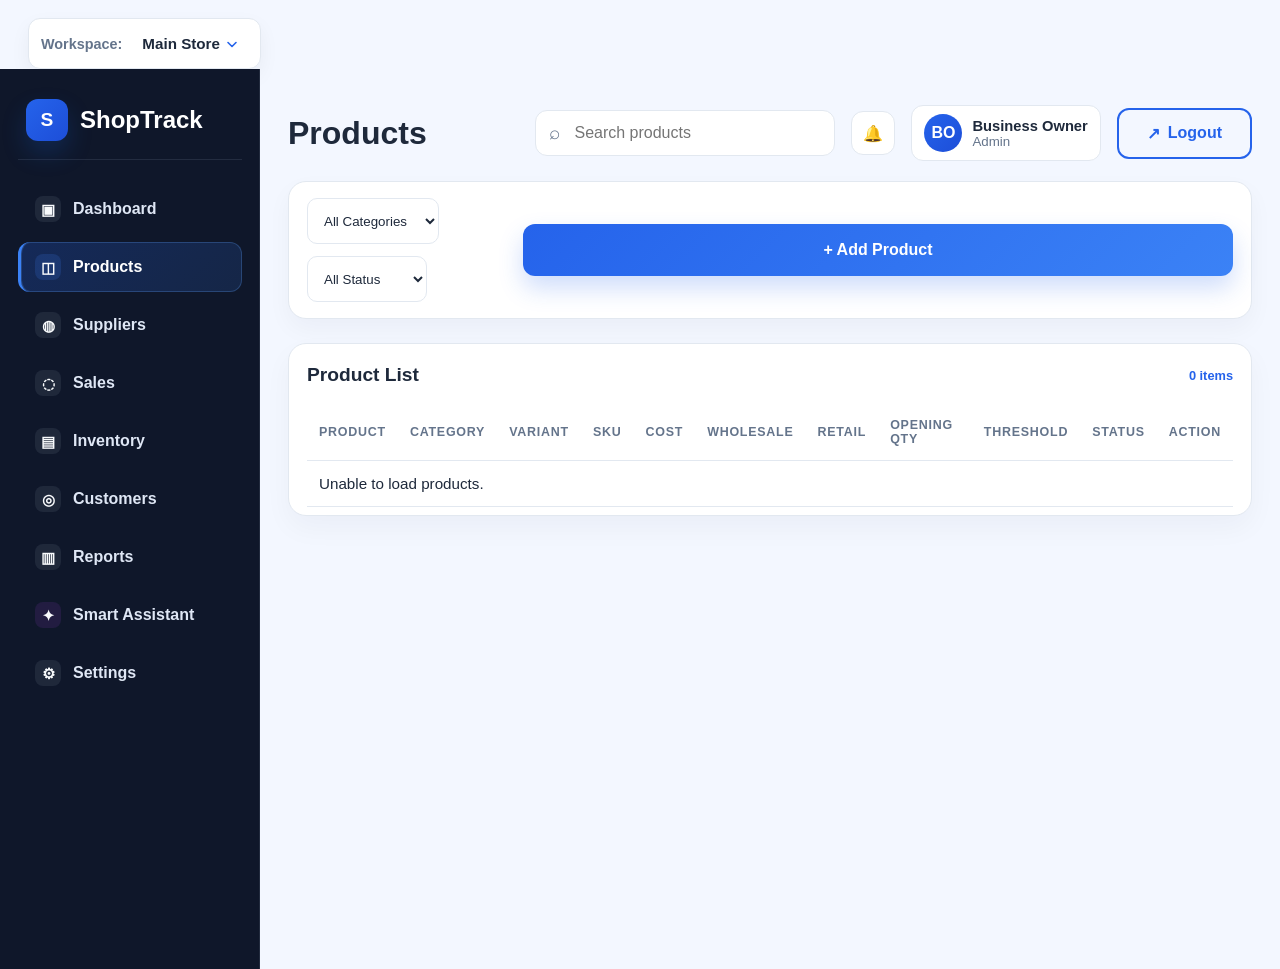
<file: frontend/products.html>
<!DOCTYPE html>
<html lang="en">
  <head>
    <meta charset="UTF-8" />
    <meta name="viewport" content="width=device-width, initial-scale=1.0" />
    <title>ShopTrack | Products</title>
    <link rel="stylesheet" href="css/style.css" />
  </head>
  <body class="dashboard-body">
    <div class="workspace-strip">
      <div class="workspace-picker">
        <span class="workspace-label">Workspace:</span>
        <select id="workspaceSelector" class="workspace-select" aria-label="Workspace selector">
          <option value="Main Store">Main Store</option>
          <option value="Branch 1">Branch 1</option>
          <option value="Branch 2">Branch 2</option>
        </select>
      </div>
    </div>
    <div class="dashboard-app">
      <aside class="sidebar" id="sidebar">
        <div class="sidebar-header">
          <div class="logo-badge small">S</div>
          <div>
            <h2>ShopTrack</h2>
          </div>
        </div>

        <nav class="sidebar-nav" aria-label="Main navigation">
          <a href="dashboard.html" class="nav-item"><span class="nav-icon">▣</span>Dashboard</a>
          <a href="products.html" class="nav-item active"><span class="nav-icon">◫</span>Products</a>
          <a href="suppliers.html" class="nav-item"><span class="nav-icon">◍</span>Suppliers</a>
          <a href="sales.html" class="nav-item"><span class="nav-icon">◌</span>Sales</a>
          <a href="inventory.html" class="nav-item"><span class="nav-icon">▤</span>Inventory</a>
          <a href="customers.html" class="nav-item"><span class="nav-icon">◎</span>Customers</a>
          <a href="reports.html" class="nav-item"><span class="nav-icon">▥</span>Reports</a>
          <a href="assistant.html" class="nav-item assistant-link"><span class="nav-icon">✦</span>Smart Assistant</a>
          <a href="settings.html" class="nav-item"><span class="nav-icon">⚙</span>Settings</a>
        </nav>

        <div class="sidebar-footer">
        </div>
      </aside>

      <div class="main-panel">
        <header class="topbar">
          <div class="topbar-left">
            <button type="button" class="menu-toggle" id="menuToggle" aria-label="Open menu">☰</button>
            <h1>Products</h1>
          </div>

          <div class="topbar-right">
            <div class="search-box">
              <span class="search-icon">⌕</span>
              <input type="search" id="productSearch" placeholder="Search products" aria-label="Search products" />
            </div>

            <button type="button" class="icon-button" aria-label="Notifications">🔔</button>

            <div class="user-panel" aria-label="User account">
              <div class="avatar">BO</div>
              <div class="user-text">
                <strong>Business Owner</strong>
                <small>Admin</small>
              </div>
            </div>

            <a href="login.html" class="btn btn-outline logout-btn" aria-label="Logout">
              <span class="logout-icon">↗</span>
              <span class="logout-text">Logout</span>
            </a>
          </div>
        </header>

        <main class="content-area">
          <section class="toolbar-box">
            <div class="toolbar-filters">
              <select id="categoryFilter" aria-label="Filter by category">
                <option value="All">All Categories</option>
                <option value="Beverages">Beverages</option>
                <option value="Food">Food</option>
                <option value="Household">Household</option>
                <option value="Personal Care">Personal Care</option>
              </select>

              <select id="statusFilter" aria-label="Filter by status">
                <option value="All">All Status</option>
                <option value="In Stock">In Stock</option>
                <option value="Low Stock">Low Stock</option>
                <option value="Out of Stock">Out of Stock</option>
              </select>
            </div>

            <button type="button" class="primary-btn small-btn" id="openProductModalBtn">+ Add Product</button>
          </section>

          <section class="panel page-panel">
            <div class="panel-header">
              <h3>Product List</h3>
              <span class="panel-tag" id="productsCountLabel">0 items</span>
            </div>

            <div class="table-wrap">
              <table>
                <thead>
                  <tr>
                    <th>Product</th>
                    <th>Category</th>
                    <th>Variant</th>
                    <th>SKU</th>
                    <th>Cost</th>
                    <th>Wholesale</th>
                    <th>Retail</th>
                    <th>Opening Qty</th>
                    <th>Threshold</th>
                    <th>Status</th>
                    <th>Action</th>
                  </tr>
                </thead>
                <tbody id="productsTableBody"></tbody>
              </table>
            </div>
          </section>
        </main>
      </div>
    </div>

    <div class="modal hidden" id="productModal" aria-hidden="true">
      <div class="modal-backdrop" data-close="true"></div>
      <div class="modal-dialog" role="dialog" aria-modal="true" aria-labelledby="productModalTitle">
        <div class="modal-header">
          <h3 id="productModalTitle">Add Product</h3>
          <button type="button" class="modal-close" aria-label="Close modal" data-close="true">×</button>
        </div>

        <form id="productForm" class="product-form">
          <div class="form-grid">
            <div class="field-group">
              <label for="productName">Product Name</label>
              <input type="text" id="productName" name="productName" required />
            </div>

            <div class="field-group">
              <label for="productCategory">Category</label>
              <input type="text" id="productCategory" name="productCategory" required />
            </div>

            <div class="field-group">
              <label for="productVariant">Variant</label>
              <input type="text" id="productVariant" name="productVariant" required />
            </div>

            <div class="field-group">
              <label for="productSku">SKU</label>
              <input type="text" id="productSku" name="productSku" required />
            </div>

            <div class="field-group">
              <label for="costPrice">Cost Price</label>
              <input type="number" id="costPrice" name="costPrice" min="0" step="0.01" required />
            </div>

            <div class="field-group">
              <label for="wholesalePrice">Wholesale Price</label>
              <input type="number" id="wholesalePrice" name="wholesalePrice" min="0" step="0.01" required />
            </div>

            <div class="field-group">
              <label for="retailPrice">Retail Price</label>
              <input type="number" id="retailPrice" name="retailPrice" min="0" step="0.01" required />
            </div>

            <div class="field-group">
              <label for="openingQuantity">Opening Quantity</label>
              <input type="number" id="openingQuantity" name="openingQuantity" min="0" step="1" required />
            </div>

            <div class="field-group">
              <label for="lowStockThreshold">Low Stock Threshold</label>
              <input type="number" id="lowStockThreshold" name="lowStockThreshold" min="0" step="1" required />
            </div>
          </div>

          <div id="productFormMessage" class="form-message" aria-live="polite"></div>

          <div class="modal-actions">
            <button type="button" class="secondary-btn" data-close="true">Cancel</button>
            <button type="submit" class="primary-btn small-btn">Save Product</button>
          </div>
        </form>
      </div>
    </div>

    <script src="js/app.js"></script>
    <script src="js/products.js"></script>
  </body>
</html>
</file>
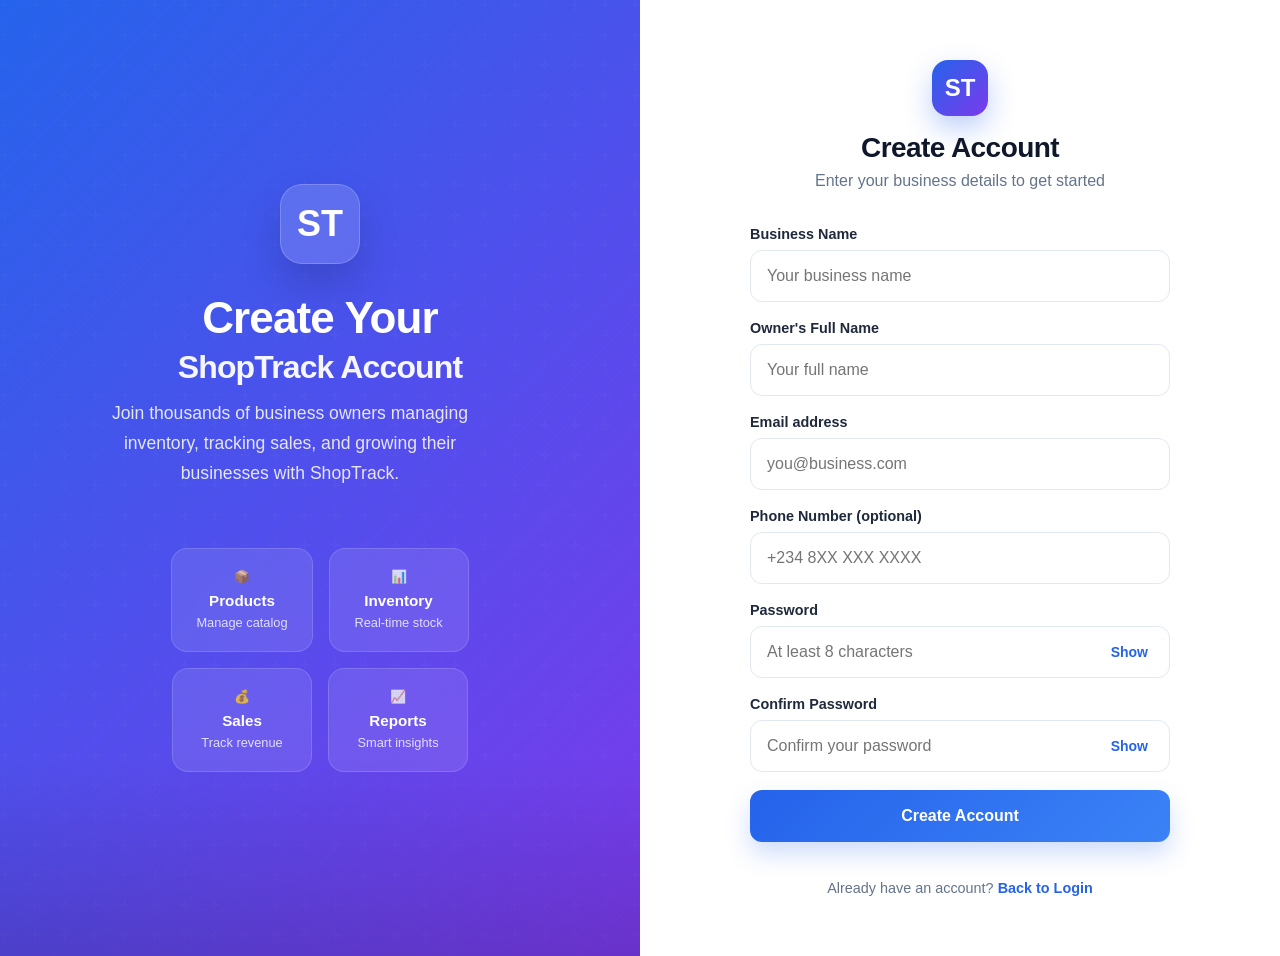
<file: frontend/register.html>
<!DOCTYPE html>
<html lang="en">
  <head>
    <meta charset="UTF-8" />
    <meta name="viewport" content="width=device-width, initial-scale=1.0" />
    <title>ShopTrack | Create Account</title>
    <link rel="stylesheet" href="css/style.css" />
  </head>
  <body class="login-page">
    <div class="login-split">
      <aside class="login-brand" aria-hidden="true">
        <div class="login-brand-content">
          <div class="login-brand-logo">ST</div>
          <h1>Create Your<br /><span>ShopTrack Account</span></h1>
          <p>Join thousands of business owners managing inventory, tracking sales, and growing their businesses with ShopTrack.</p>
          <div class="login-illustration">
            <div class="illustration-card">
              <span class="illustration-icon">📦</span>
              <strong>Products</strong>
              <span>Manage catalog</span>
            </div>
            <div class="illustration-card">
              <span class="illustration-icon">📊</span>
              <strong>Inventory</strong>
              <span>Real-time stock</span>
            </div>
            <div class="illustration-card">
              <span class="illustration-icon">💰</span>
              <strong>Sales</strong>
              <span>Track revenue</span>
            </div>
            <div class="illustration-card">
              <span class="illustration-icon">📈</span>
              <strong>Reports</strong>
              <span>Smart insights</span>
            </div>
          </div>
        </div>
      </aside>

      <main class="login-form-side">
        <section class="login-form-shell" aria-labelledby="register-title">
          <div class="login-form-header">
            <div class="logo-badge" aria-hidden="true">ST</div>
            <h1 id="register-title">Create Account</h1>
            <p>Enter your business details to get started</p>
          </div>

          <form id="registerForm" novalidate>
            <div class="field-group">
              <label for="businessName">Business Name</label>
              <input
                type="text"
                id="businessName"
                name="businessName"
                placeholder="Your business name"
                autocomplete="organization"
                required
                aria-describedby="businessNameError"
              />
            </div>

            <div class="field-group">
              <label for="ownerName">Owner's Full Name</label>
              <input
                type="text"
                id="ownerName"
                name="ownerName"
                placeholder="Your full name"
                autocomplete="name"
                required
                aria-describedby="ownerNameError"
              />
            </div>

            <div class="field-group">
              <label for="email">Email address</label>
              <input
                type="email"
                id="email"
                name="email"
                placeholder="you@business.com"
                autocomplete="email"
                required
                aria-describedby="emailError"
              />
            </div>

            <div class="field-group">
              <label for="phone">Phone Number (optional)</label>
              <input
                type="tel"
                id="phone"
                name="phone"
                placeholder="+234 8XX XXX XXXX"
                autocomplete="tel"
                aria-describedby="phoneError"
              />
            </div>

            <div class="field-group">
              <label for="password">Password</label>
              <div class="password-wrapper">
                <input
                  type="password"
                  id="password"
                  name="password"
                  placeholder="At least 8 characters"
                  autocomplete="new-password"
                  required
                  aria-describedby="passwordError"
                />
                <button
                  type="button"
                  class="toggle-password"
                  id="togglePassword"
                  aria-label="Show password"
                >
                  Show
                </button>
              </div>
            </div>

            <div class="field-group">
              <label for="confirmPassword">Confirm Password</label>
              <div class="password-wrapper">
                <input
                  type="password"
                  id="confirmPassword"
                  name="confirmPassword"
                  placeholder="Confirm your password"
                  autocomplete="new-password"
                  required
                  aria-describedby="confirmPasswordError"
                />
                <button
                  type="button"
                  class="toggle-password"
                  id="toggleConfirmPassword"
                  aria-label="Show password"
                >
                  Show
                </button>
              </div>
            </div>

            <div id="formMessage" class="form-message" aria-live="polite"></div>

            <button type="submit" class="primary-btn">Create Account</button>

            <p class="signup-text">
              Already have an account? <a href="login.html" class="text-link">Back to Login</a>
            </p>
          </form>
        </section>
      </main>
    </div>

    <script src="js/auth.js"></script>
  </body>
</html>
</file>
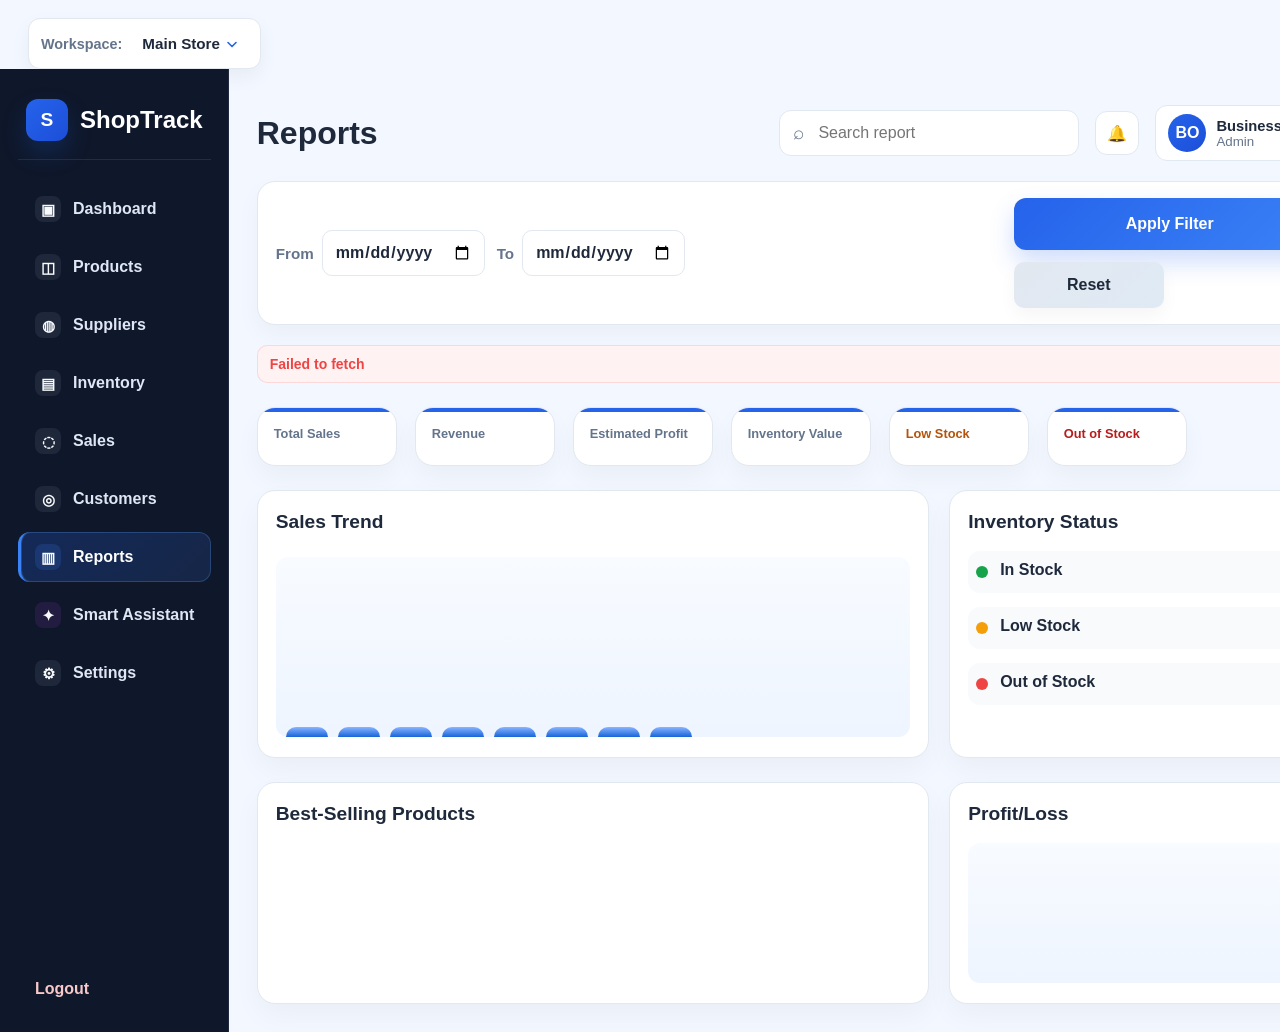
<file: frontend/reports.html>
<!DOCTYPE html>
<html lang="en">
  <head>
    <meta charset="UTF-8" />
    <meta name="viewport" content="width=device-width, initial-scale=1.0" />
    <title>ShopTrack | Reports</title>
    <link rel="stylesheet" href="css/style.css" />
  </head>
  <body class="dashboard-body">
    <div class="workspace-strip">
      <div class="workspace-picker">
        <span class="workspace-label">Workspace:</span>
        <select id="workspaceSelector" class="workspace-select" aria-label="Workspace selector">
          <option value="Main Store">Main Store</option>
          <option value="Branch 1">Branch 1</option>
          <option value="Branch 2">Branch 2</option>
        </select>
      </div>
    </div>
    <div class="dashboard-app">
      <aside class="sidebar" id="sidebar">
        <div class="sidebar-header">
          <div class="logo-badge small">S</div>
          <div>
            <h2>ShopTrack</h2>
          </div>
        </div>

        <nav class="sidebar-nav" aria-label="Main navigation">
          <a href="dashboard.html" class="nav-item"><span class="nav-icon">▣</span>Dashboard</a>
          <a href="products.html" class="nav-item"><span class="nav-icon">◫</span>Products</a>
          <a href="suppliers.html" class="nav-item"><span class="nav-icon">◍</span>Suppliers</a>
          <a href="inventory.html" class="nav-item"><span class="nav-icon">▤</span>Inventory</a>
          <a href="sales.html" class="nav-item"><span class="nav-icon">◌</span>Sales</a>
          <a href="customers.html" class="nav-item"><span class="nav-icon">◎</span>Customers</a>
          <a href="reports.html" class="nav-item active"><span class="nav-icon">▥</span>Reports</a>
          <a href="assistant.html" class="nav-item assistant-link"><span class="nav-icon">✦</span>Smart Assistant</a>
          <a href="settings.html" class="nav-item"><span class="nav-icon">⚙</span>Settings</a>
        </nav>

        <div class="sidebar-footer">
          <a href="login.html" class="nav-item logout">Logout</a>
        </div>
      </aside>

      <div class="main-panel">
        <header class="topbar">
          <div class="topbar-left">
            <button type="button" class="menu-toggle" id="menuToggle" aria-label="Open menu">☰</button>
            <h1>Reports</h1>
          </div>

          <div class="topbar-right">
            <div class="search-box">
              <span class="search-icon">⌕</span>
              <input type="search" placeholder="Search report" aria-label="Search report" />
            </div>

            <button type="button" class="icon-button" aria-label="Notifications">🔔</button>

            <div class="user-panel" aria-label="User account">
              <div class="avatar">BO</div>
              <div class="user-text">
                <strong>Business Owner</strong>
                <small>Admin</small>
              </div>
            </div>
          </div>
        </header>

        <main class="content-area">
          <section class="toolbar-box report-toolbar">
            <div class="toolbar-filters">
              <label>
                <span>From</span>
                <input type="date" id="reportFromDate" />
              </label>
              <label>
                <span>To</span>
                <input type="date" id="reportToDate" />
              </label>
            </div>
            <div class="toolbar-filters">
              <button type="button" id="applyReportFilterBtn" class="primary-btn small-btn">Apply Filter</button>
              <button type="button" id="resetReportFilterBtn" class="secondary-btn small-btn">Reset</button>
            </div>
          </section>

          <div id="reportFilterMessage" class="form-message" aria-live="polite"></div>

          <section class="summary-grid reports-grid">
            <article class="metric-card">
              <div class="metric-label">Total Sales</div>
              <div class="metric-value" id="reportTotalSales"></div>
            </article>
            <article class="metric-card">
              <div class="metric-label">Revenue</div>
              <div class="metric-value" id="reportRevenue"></div>
            </article>
            <article class="metric-card profit-card">
              <div class="metric-label">Estimated Profit</div>
              <div class="metric-value" id="reportProfit"></div>
            </article>
            <article class="metric-card">
              <div class="metric-label">Inventory Value</div>
              <div class="metric-value" id="reportInventoryValue"></div>
            </article>
            <article class="metric-card warning-card">
              <div class="metric-label">Low Stock</div>
              <div class="metric-value" id="reportLowStock"></div>
            </article>
            <article class="metric-card danger-card">
              <div class="metric-label">Out of Stock</div>
              <div class="metric-value" id="reportOutOfStock"></div>
            </article>
          </section>

          <section class="dashboard-grid report-panels">
            <article class="panel">
              <div class="panel-header">
                <h3>Sales Trend</h3>
              </div>
              <div class="chart-placeholder">
                <div class="bars small-bars">
                  <span></span>
                  <span></span>
                  <span></span>
                  <span></span>
                  <span></span>
                  <span></span>
                  <span></span>
                  <span></span>
                </div>
              </div>
            </article>

            <article class="panel">
              <div class="panel-header">
                <h3>Inventory Status</h3>
              </div>
               <div class="status-list">
                 <div class="status-item">
                   <span class="status-dot green"></span>
                   <div><strong>In Stock</strong><small></small></div>
                   <span class="status-count"></span>
                 </div>
                 <div class="status-item">
                   <span class="status-dot yellow"></span>
                   <div><strong>Low Stock</strong><small></small></div>
                   <span class="status-count"></span>
                 </div>
                 <div class="status-item">
                   <span class="status-dot red"></span>
                   <div><strong>Out of Stock</strong><small></small></div>
                   <span class="status-count"></span>
                 </div>
               </div>
            </article>
          </section>

          <section class="dashboard-grid report-panels">
            <article class="panel">
              <div class="panel-header">
                <h3>Best-Selling Products</h3>
              </div>
              <ul class="simple-list">
              </ul>
            </article>

            <article class="panel">
              <div class="panel-header">
                <h3>Profit/Loss</h3>
              </div>
              <div class="mini-chart">
                <span></span>
                <span></span>
                <span></span>
                <span></span>
                <span></span>
                <span></span>
              </div>
            </article>
          </section>
        </main>
      </div>
    </div>

    <script src="js/app.js"></script>
    <script src="js/reports.js"></script>
  </body>
</html>
</file>
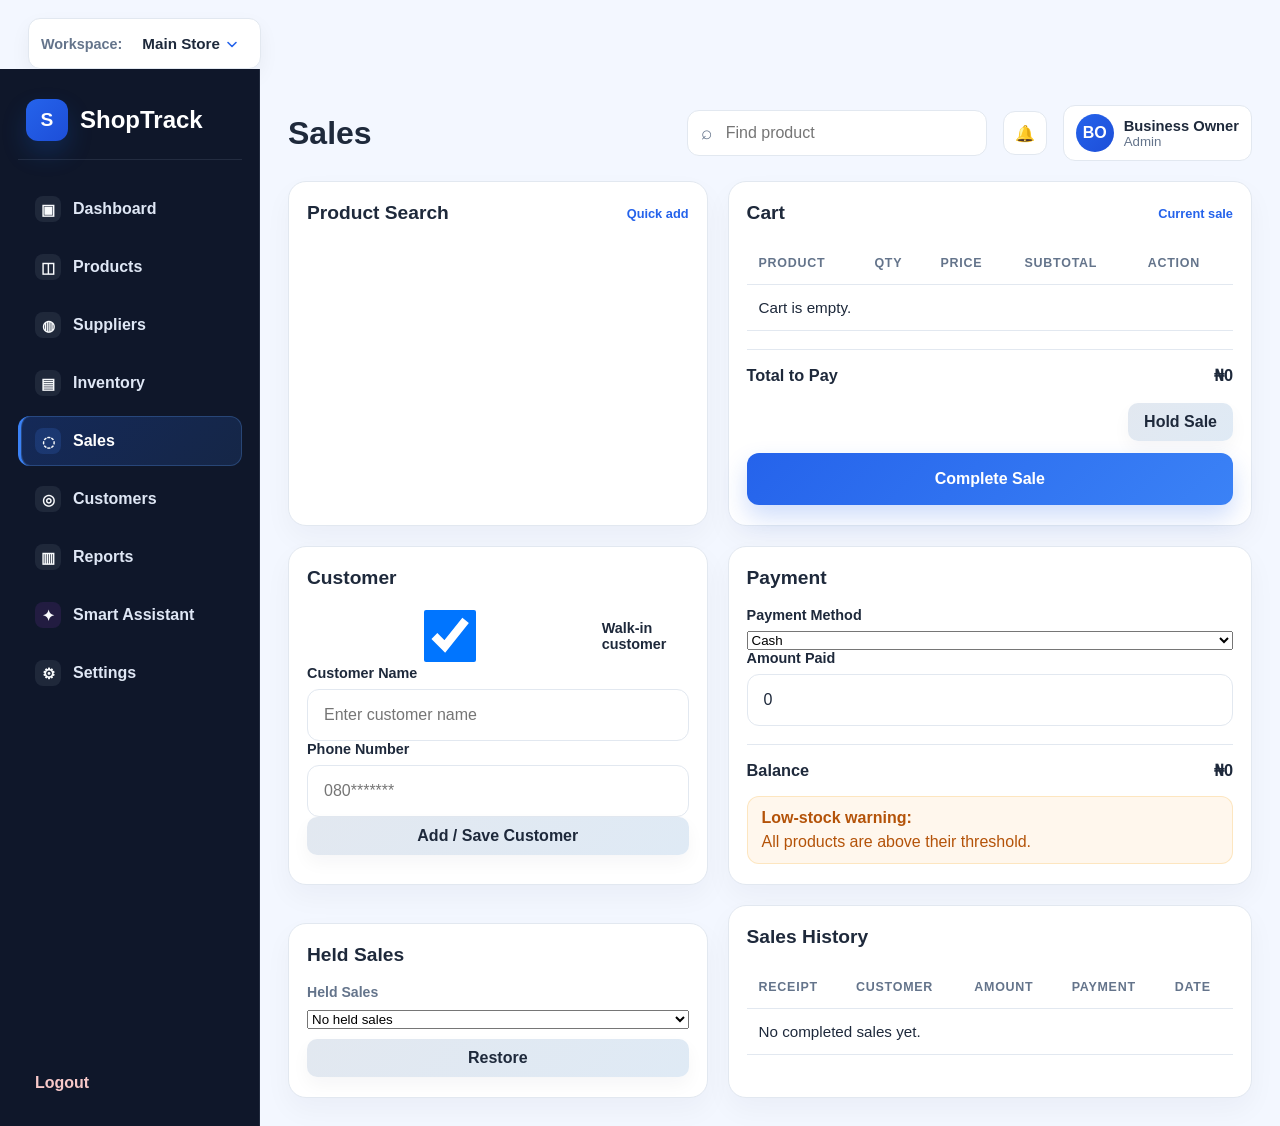
<file: frontend/sales.html>
<!DOCTYPE html>
<html lang="en">
  <head>
    <meta charset="UTF-8" />
    <meta name="viewport" content="width=device-width, initial-scale=1.0" />
    <title>ShopTrack | Sales</title>
    <link rel="stylesheet" href="css/style.css" />
  </head>
  <body class="dashboard-body">
    <div class="workspace-strip">
      <div class="workspace-picker">
        <span class="workspace-label">Workspace:</span>
        <select id="workspaceSelector" class="workspace-select" aria-label="Workspace selector">
          <option value="Main Store">Main Store</option>
          <option value="Branch 1">Branch 1</option>
          <option value="Branch 2">Branch 2</option>
        </select>
      </div>
    </div>
    <div class="dashboard-app">
      <aside class="sidebar" id="sidebar">
        <div class="sidebar-header">
          <div class="logo-badge small">S</div>
          <div>
            <h2>ShopTrack</h2>
          </div>
        </div>

        <nav class="sidebar-nav" aria-label="Main navigation">
          <a href="dashboard.html" class="nav-item"><span class="nav-icon">▣</span>Dashboard</a>
          <a href="products.html" class="nav-item"><span class="nav-icon">◫</span>Products</a>
          <a href="suppliers.html" class="nav-item"><span class="nav-icon">◍</span>Suppliers</a>
          <a href="inventory.html" class="nav-item"><span class="nav-icon">▤</span>Inventory</a>
          <a href="sales.html" class="nav-item active"><span class="nav-icon">◌</span>Sales</a>
          <a href="customers.html" class="nav-item"><span class="nav-icon">◎</span>Customers</a>
          <a href="reports.html" class="nav-item"><span class="nav-icon">▥</span>Reports</a>
          <a href="assistant.html" class="nav-item assistant-link"><span class="nav-icon">✦</span>Smart Assistant</a>
          <a href="settings.html" class="nav-item"><span class="nav-icon">⚙</span>Settings</a>
        </nav>

        <div class="sidebar-footer">
          <a href="login.html" class="nav-item logout">Logout</a>
        </div>
      </aside>

      <div class="main-panel">
        <header class="topbar">
          <div class="topbar-left">
            <button type="button" class="menu-toggle" id="menuToggle" aria-label="Open menu">☰</button>
            <h1>Sales</h1>
          </div>

          <div class="topbar-right">
            <div class="search-box">
              <span class="search-icon">⌕</span>
              <input type="search" id="salesProductSearch" placeholder="Find product" aria-label="Find product" />
            </div>

            <button type="button" class="icon-button" aria-label="Notifications">🔔</button>

            <div class="user-panel" aria-label="User account">
              <div class="avatar">BO</div>
              <div class="user-text">
                <strong>Business Owner</strong>
                <small>Admin</small>
              </div>
            </div>
          </div>
        </header>

        <main class="content-area sales-layout">
          <section class="panel sales-product-panel">
            <div class="panel-header">
              <h3>Product Search</h3>
              <span class="panel-tag">Quick add</span>
            </div>

            <div id="productSearchResults" class="product-list"></div>
          </section>

          <section class="panel cart-panel">
            <div class="panel-header">
              <h3>Cart</h3>
              <span class="panel-tag">Current sale</span>
            </div>

            <div class="table-wrap compact-table">
              <table>
                <thead>
                  <tr>
                    <th>Product</th>
                    <th>Qty</th>
                    <th>Price</th>
                    <th>SubTotal</th>
                    <th>Action</th>
                  </tr>
                </thead>
                <tbody id="cartTableBody"></tbody>
              </table>
            </div>

            <div class="totals-box">
              <div class="total-row">
                <span>Total to Pay</span>
                <strong id="totalAmount">₦0.00</strong>
              </div>
            </div>

            <div id="salesMessage" class="form-message" aria-live="polite"></div>

            <div class="sale-actions-shell">
              <div class="sale-action-group pre-sale-actions">
                <button type="button" class="secondary-btn" id="holdSaleBtn">Hold Sale</button>
                <button type="button" class="primary-btn small-btn" id="completeSaleBtn">Complete Sale</button>
              </div>

              <div class="sale-action-group post-sale-actions">
                <button type="button" class="secondary-btn" id="receiptBtn">View Receipt</button>
                <button type="button" class="secondary-btn alt" id="newSaleBtn">New Sale</button>
              </div>
            </div>
          </section>

          <section class="panel customer-panel">
            <div class="panel-header">
              <h3>Customer</h3>
            </div>

            <div class="field-group">
              <label class="check-row">
                <input type="checkbox" checked />
                <span>Walk-in customer</span>
              </label>
            </div>

            <div class="field-group">
              <label for="customerName">Customer Name</label>
              <input type="text" id="customerName" placeholder="Enter customer name" />
            </div>

            <div class="field-group">
              <label for="customerPhone">Phone Number</label>
              <input type="tel" id="customerPhone" placeholder="080*******" />
            </div>

            <button type="button" class="secondary-btn full-width" id="addCustomerBtn">Add / Save Customer</button>
          </section>

          <section class="panel payment-panel">
            <div class="panel-header">
              <h3>Payment</h3>
            </div>

            <div class="field-group">
              <label for="paymentMethod">Payment Method</label>
              <select id="paymentMethod">
                <option value="Cash">Cash</option>
                <option value="Transfer">Transfer</option>
                <option value="POS">POS</option>
                <option value="Credit/Owe">Credit/Owe</option>
              </select>
            </div>

            <div class="field-group">
              <label for="amountPaid">Amount Paid</label>
              <input type="number" id="amountPaid" value="0" min="0" />
            </div>

            <div class="totals-box small">
              <div class="total-row">
                <span>Balance</span>
                <strong id="balanceAmount">₦0.00</strong>
              </div>
            </div>

            <div class="alert-box" id="lowStockAlert">
              <strong>Low-stock warning:</strong>
              <span>Orange Juice is below minimum stock.</span>
            </div>
          </section>

          <section class="panel held-sales-panel" id="heldSalesBox">
            <div class="panel-header">
              <h3>Held Sales</h3>
            </div>

            <div class="held-sale-box">
              <label for="heldSalesSelect">Held Sales</label>
              <select id="heldSalesSelect">
                <option value="">No held sales</option>
              </select>
              <button type="button" class="secondary-btn" id="restoreHeldSaleBtn">Restore</button>
            </div>
          </section>

          <section class="panel sales-history-panel">
            <div class="panel-header">
              <h3>Sales History</h3>
            </div>

            <div class="table-wrap compact-table">
              <table>
                <thead>
                  <tr>
                    <th>Receipt</th>
                    <th>Customer</th>
                    <th>Amount</th>
                    <th>Payment</th>
                    <th>Date</th>
                  </tr>
                </thead>
                <tbody id="salesHistoryTableBody"></tbody>
              </table>
            </div>
          </section>
        </main>
      </div>
    </div>

    <div class="modal hidden" id="receiptModal" aria-hidden="true">
      <div class="modal-backdrop" data-close-receipt="true"></div>
      <div class="modal-dialog" role="dialog" aria-modal="true" aria-labelledby="receiptModalTitle">
        <div class="modal-header">
          <h3 id="receiptModalTitle">Receipt</h3>
          <button type="button" class="modal-close" aria-label="Close receipt" data-close-receipt="true">×</button>
        </div>

        <div id="receiptContent" class="receipt-content"></div>
      </div>
    </div>

    <script src="js/app.js"></script>
    <script src="js/sales.js"></script>
  </body>
</html>
</file>
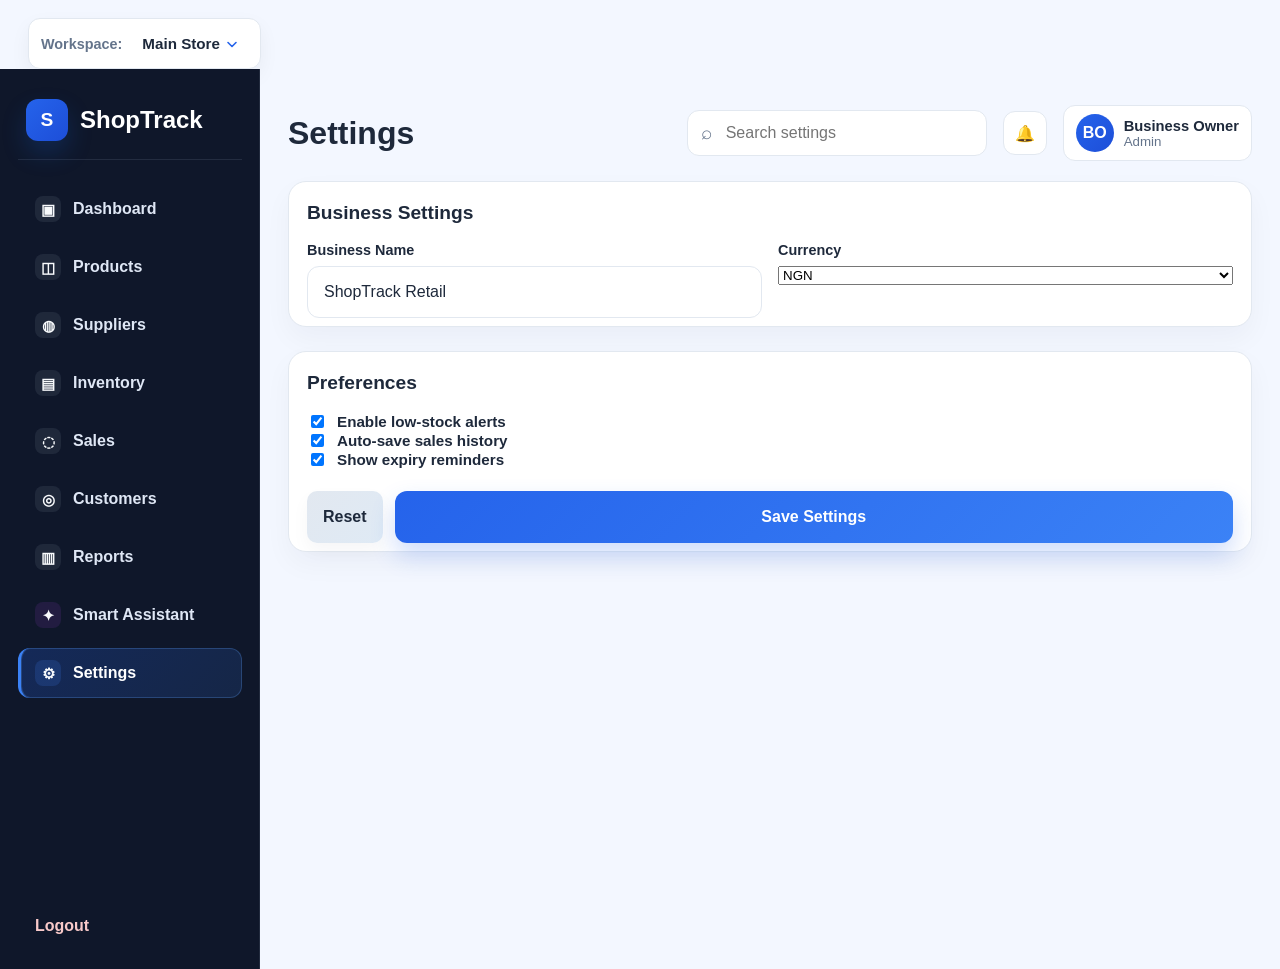
<file: frontend/settings.html>
<!DOCTYPE html>
<html lang="en">
  <head>
    <meta charset="UTF-8" />
    <meta name="viewport" content="width=device-width, initial-scale=1.0" />
    <title>ShopTrack | Settings</title>
    <link rel="stylesheet" href="css/style.css" />
  </head>
  <body class="dashboard-body">
    <div class="workspace-strip">
      <div class="workspace-picker">
        <span class="workspace-label">Workspace:</span>
        <select id="workspaceSelector" class="workspace-select" aria-label="Workspace selector">
          <option value="Main Store">Main Store</option>
          <option value="Branch 1">Branch 1</option>
          <option value="Branch 2">Branch 2</option>
        </select>
      </div>
    </div>
    <div class="dashboard-app">
      <aside class="sidebar" id="sidebar">
        <div class="sidebar-header">
          <div class="logo-badge small">S</div>
          <div>
            <h2>ShopTrack</h2>
          </div>
        </div>

        <nav class="sidebar-nav" aria-label="Main navigation">
          <a href="dashboard.html" class="nav-item"><span class="nav-icon">▣</span>Dashboard</a>
          <a href="products.html" class="nav-item"><span class="nav-icon">◫</span>Products</a>
          <a href="suppliers.html" class="nav-item"><span class="nav-icon">◍</span>Suppliers</a>
          <a href="inventory.html" class="nav-item"><span class="nav-icon">▤</span>Inventory</a>
          <a href="sales.html" class="nav-item"><span class="nav-icon">◌</span>Sales</a>
          <a href="customers.html" class="nav-item"><span class="nav-icon">◎</span>Customers</a>
          <a href="reports.html" class="nav-item"><span class="nav-icon">▥</span>Reports</a>
          <a href="assistant.html" class="nav-item assistant-link"><span class="nav-icon">✦</span>Smart Assistant</a>
          <a href="settings.html" class="nav-item active"><span class="nav-icon">⚙</span>Settings</a>
        </nav>

        <div class="sidebar-footer">
          <a href="login.html" class="nav-item logout">Logout</a>
        </div>
      </aside>

      <div class="main-panel">
        <header class="topbar">
          <div class="topbar-left">
            <button type="button" class="menu-toggle" id="menuToggle" aria-label="Open menu">☰</button>
            <h1>Settings</h1>
          </div>

          <div class="topbar-right">
            <div class="search-box">
              <span class="search-icon">⌕</span>
              <input type="search" placeholder="Search settings" aria-label="Search settings" />
            </div>

            <button type="button" class="icon-button" aria-label="Notifications">🔔</button>

            <div class="user-panel" aria-label="User account">
              <div class="avatar">BO</div>
              <div class="user-text">
                <strong>Business Owner</strong>
                <small>Admin</small>
              </div>
            </div>
          </div>
        </header>

        <main class="content-area">
          <section class="panel page-panel">
            <div class="panel-header">
              <h3>Business Settings</h3>
            </div>

            <div class="form-grid">
              <div class="field-group">
                <label for="businessName">Business Name</label>
                <input type="text" id="businessName" value="ShopTrack Retail" />
              </div>

              <div class="field-group">
                <label for="currency">Currency</label>
                <select id="currency">
                  <option value="NGN" selected>NGN</option>
                  <option value="USD">USD</option>
                </select>
              </div>
            </div>
          </section>

          <section class="panel page-panel">
            <div class="panel-header">
              <h3>Preferences</h3>
            </div>

            <div class="settings-list">
              <label class="check-row"><input type="checkbox" checked /> <span>Enable low-stock alerts</span></label>
              <label class="check-row"><input type="checkbox" checked /> <span>Auto-save sales history</span></label>
              <label class="check-row"><input type="checkbox" checked /> <span>Show expiry reminders</span></label>
            </div>

            <div class="modal-actions">
              <button type="button" class="secondary-btn" id="resetSettingsBtn">Reset</button>
              <button type="button" class="primary-btn small-btn" id="saveSettingsBtn">Save Settings</button>
            </div>
          </section>
        </main>
      </div>
    </div>

    <script src="js/app.js"></script>
    <script src="js/settings.js"></script>
  </body>
</html>
</file>
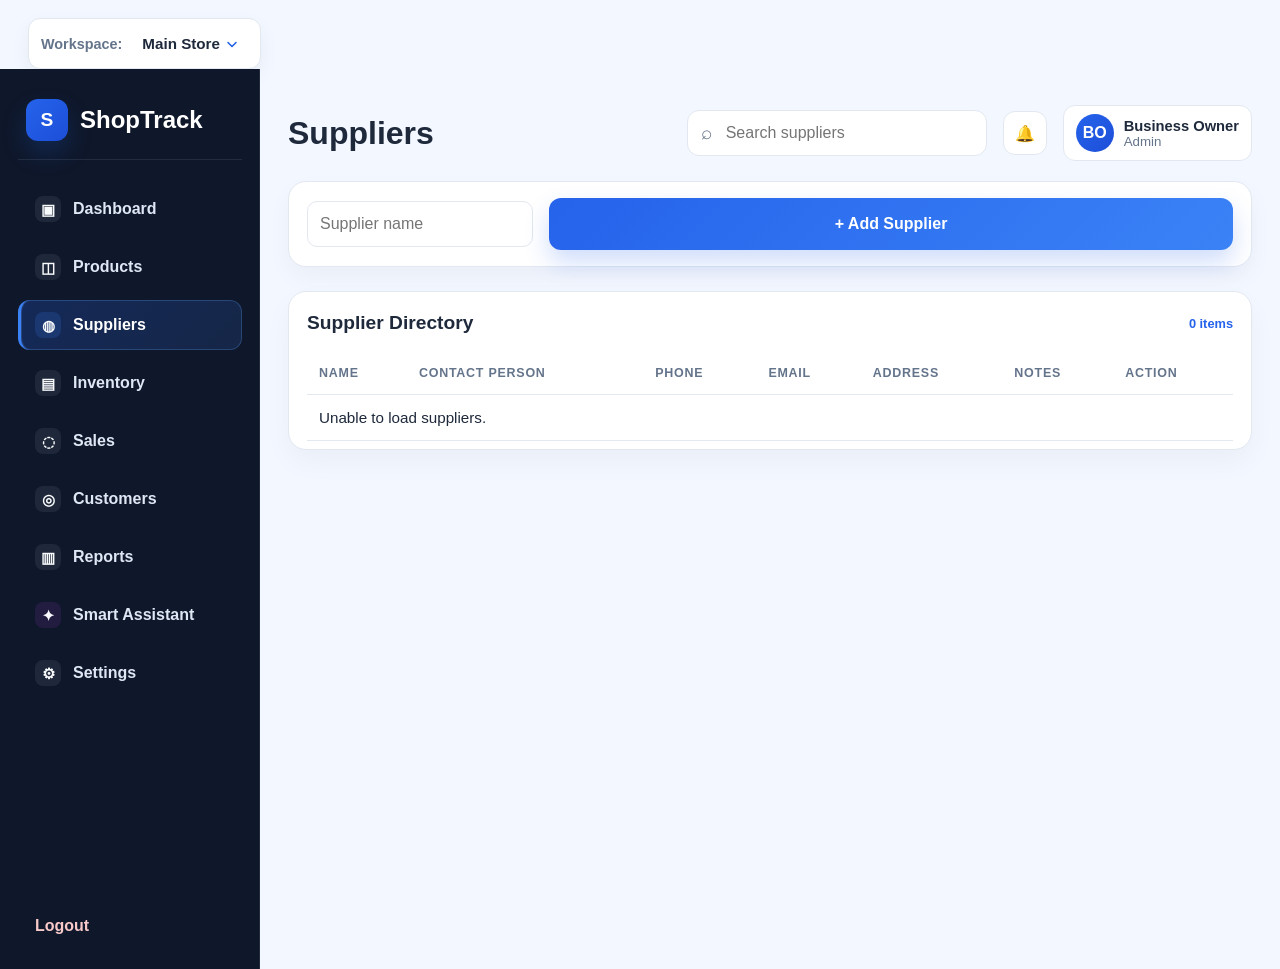
<file: frontend/suppliers.html>
<!DOCTYPE html>
<html lang="en">
  <head>
    <meta charset="UTF-8" />
    <meta name="viewport" content="width=device-width, initial-scale=1.0" />
    <title>ShopTrack | Suppliers</title>
    <link rel="stylesheet" href="css/style.css" />
  </head>
  <body class="dashboard-body">
    <div class="workspace-strip">
      <div class="workspace-picker">
        <span class="workspace-label">Workspace:</span>
        <select id="workspaceSelector" class="workspace-select" aria-label="Workspace selector">
          <option value="Main Store">Main Store</option>
          <option value="Branch 1">Branch 1</option>
          <option value="Branch 2">Branch 2</option>
        </select>
      </div>
    </div>
    <div class="dashboard-app">
      <aside class="sidebar" id="sidebar">
        <div class="sidebar-header">
          <div class="logo-badge small">S</div>
          <div>
            <h2>ShopTrack</h2>
          </div>
        </div>

        <nav class="sidebar-nav" aria-label="Main navigation">
          <a href="dashboard.html" class="nav-item"><span class="nav-icon">▣</span>Dashboard</a>
          <a href="products.html" class="nav-item"><span class="nav-icon">◫</span>Products</a>
          <a href="suppliers.html" class="nav-item active"><span class="nav-icon">◍</span>Suppliers</a>
          <a href="inventory.html" class="nav-item"><span class="nav-icon">▤</span>Inventory</a>
          <a href="sales.html" class="nav-item"><span class="nav-icon">◌</span>Sales</a>
          <a href="customers.html" class="nav-item"><span class="nav-icon">◎</span>Customers</a>
          <a href="reports.html" class="nav-item"><span class="nav-icon">▥</span>Reports</a>
          <a href="assistant.html" class="nav-item assistant-link"><span class="nav-icon">✦</span>Smart Assistant</a>
          <a href="settings.html" class="nav-item"><span class="nav-icon">⚙</span>Settings</a>
        </nav>

        <div class="sidebar-footer">
          <a href="login.html" class="nav-item logout">Logout</a>
        </div>
      </aside>

      <div class="main-panel">
        <header class="topbar">
          <div class="topbar-left">
            <button type="button" class="menu-toggle" id="menuToggle" aria-label="Open menu">☰</button>
            <h1>Suppliers</h1>
          </div>

          <div class="topbar-right">
            <div class="search-box">
              <span class="search-icon">⌕</span>
              <input type="search" id="supplierSearch" placeholder="Search suppliers" aria-label="Search suppliers" />
            </div>

            <button type="button" class="icon-button" aria-label="Notifications">🔔</button>

            <div class="user-panel" aria-label="User account">
              <div class="avatar">BO</div>
              <div class="user-text">
                <strong>Business Owner</strong>
                <small>Admin</small>
              </div>
            </div>
          </div>
        </header>

        <main class="content-area">
          <section class="toolbar-box">
            <div class="toolbar-filters">
              <input type="text" id="supplierNameFilter" placeholder="Supplier name" aria-label="Supplier name" />
            </div>
            <button type="button" class="primary-btn small-btn" id="openSupplierModalBtn">+ Add Supplier</button>
          </section>

          <section class="panel page-panel">
            <div class="panel-header">
              <h3>Supplier Directory</h3>
              <span class="panel-tag" id="suppliersCountLabel">0 items</span>
            </div>

            <div class="table-wrap">
              <table>
                <thead>
                  <tr>
                    <th>Name</th>
                    <th>Contact Person</th>
                    <th>Phone</th>
                    <th>Email</th>
                    <th>Address</th>
                    <th>Notes</th>
                    <th>Action</th>
                  </tr>
                </thead>
                <tbody id="suppliersTableBody"></tbody>
              </table>
            </div>
          </section>
        </main>
      </div>
    </div>

    <div class="modal hidden" id="supplierModal" aria-hidden="true">
      <div class="modal-backdrop" data-close-supplier="true"></div>
      <div class="modal-dialog" role="dialog" aria-modal="true" aria-labelledby="supplierModalTitle">
        <div class="modal-header">
          <h3 id="supplierModalTitle">Add Supplier</h3>
          <button type="button" class="modal-close" aria-label="Close supplier modal" data-close-supplier="true">×</button>
        </div>

        <form id="supplierForm" class="product-form">
          <div class="form-grid">
            <div class="field-group">
              <label for="supplierName">Supplier Name</label>
              <input type="text" id="supplierName" name="supplierName" required />
            </div>

            <div class="field-group">
              <label for="supplierContactPerson">Contact Person</label>
              <input type="text" id="supplierContactPerson" name="supplierContactPerson" required />
            </div>

            <div class="field-group">
              <label for="supplierPhone">Phone Number</label>
              <input type="tel" id="supplierPhone" name="supplierPhone" required />
            </div>

            <div class="field-group">
              <label for="supplierEmail">Email</label>
              <input type="email" id="supplierEmail" name="supplierEmail" />
            </div>

            <div class="field-group full-span">
              <label for="supplierAddress">Address</label>
              <input type="text" id="supplierAddress" name="supplierAddress" />
            </div>

            <div class="field-group full-span">
              <label for="supplierNotes">Notes</label>
              <textarea id="supplierNotes" name="supplierNotes" rows="4" placeholder="Supplier notes, payment terms, delivery notes..."></textarea>
            </div>
          </div>

          <div id="supplierFormMessage" class="form-message" aria-live="polite"></div>

          <div class="modal-actions">
            <button type="button" class="secondary-btn" data-close-supplier="true">Cancel</button>
            <button type="submit" class="primary-btn small-btn">Save Supplier</button>
          </div>
        </form>
      </div>
    </div>

    <script src="js/app.js"></script>
    <script src="js/suppliers.js"></script>
  </body>
</html>
</file>
<file: frontend/css/style.css>
:root {
  --brand-navy: #0F172A;
  --brand-emerald: #059669;
  --brand-emerald-light: #10B981;
  --brand-sky: #0EA5E9;
  --brand-sky-light: #38BDF8;
  --brand-orange: #F97316;
  --brand-orange-light: #FB923C;
  --brand-blue: #2563EB;
  --brand-bright-blue: #3B82F6;
  --brand-soft-bg: #F8FAFC;
  --brand-card: #FFFFFF;
  --brand-text: #1E293B;
  --brand-success: #22C55E;
  --brand-warning: #F59E0B;
  --brand-danger: #EF4444;
  --brand-purple: #7C3AED;
  --bg-color: var(--brand-soft-bg);
  --card-color: var(--brand-card);
  --panel-color: var(--brand-soft-bg);
  --primary-color: var(--brand-blue);
  --primary-dark: #1d4ed8;
  --primary-soft: rgba(37, 99, 235, 0.1);
  --text-color: var(--brand-text);
  --muted-color: #64748b;
  --border-color: #e2e8f0;
  --error-color: var(--brand-danger);
  --error-soft: #fef2f2;
  --success-color: var(--brand-success);
  --success-soft: #ecfdf5;
  --warning-bg: #fff7ed;
  --warning-text: #b45309;
  --danger-bg: #fef2f2;
  --danger-text: #b91c1c;
  --assistant-soft: rgba(124, 58, 173, 0.12);
  --shadow-soft: 0 16px 36px rgba(15, 23, 42, 0.10);
  --gradient-hero: linear-gradient(135deg, #0F172A 0%, #1E293B 50%, #0F172A 100%);
  --gradient-card-1: linear-gradient(135deg, #0EA5E9 0%, #0284C7 100%);
  --gradient-card-2: linear-gradient(135deg, #10B981 0%, #059669 100%);
  --gradient-card-3: linear-gradient(135deg, #F97316 0%, #EA580C 100%);
  --gradient-card-4: linear-gradient(135deg, #7C3AED 0%, #6D28D9 100%);
  --gradient-card-5: linear-gradient(135deg, #EC4899 0%, #DB2777 100%);
  --gradient-feature-1: linear-gradient(135deg, rgba(14, 165, 233, 0.1) 0%, rgba(2, 132, 199, 0.05) 100%);
  --gradient-feature-2: linear-gradient(135deg, rgba(16, 185, 129, 0.1) 0%, rgba(5, 150, 105, 0.05) 100%);
  --gradient-feature-3: linear-gradient(135deg, rgba(249, 115, 22, 0.1) 0%, rgba(234, 88, 12, 0.05) 100%);
  --gradient-feature-4: linear-gradient(135deg, rgba(124, 58, 173, 0.1) 0%, rgba(109, 40, 217, 0.05) 100%);
  --gradient-feature-5: linear-gradient(135deg, rgba(236, 72, 153, 0.1) 0%, rgba(219, 39, 119, 0.05) 100%);
  --gradient-feature-6: linear-gradient(135deg, rgba(245, 158, 11, 0.1) 0%, rgba(217, 119, 6, 0.05) 100%);
  --gradient-login: linear-gradient(135deg, #1e3a8a 0%, #3b82f6 50%, #06b6d4 100%);
  --gradient-login-alt: linear-gradient(135deg, #1e40af 0%, #2563eb 100%);
}

* {
  box-sizing: border-box;
}

html,
body {
  margin: 0;
  min-height: 100%;
  font-family: 'Segoe UI', Tahoma, Geneva, Verdana, sans-serif;
  background: linear-gradient(180deg, #f4f8ff 0%, var(--brand-soft-bg) 100%);
  color: var(--text-color);
}

body {
  min-height: 100vh;
}

img {
  max-width: 100%;
  display: block;
}

button,
input,
a {
  font: inherit;
}

button {
  cursor: pointer;
}

.auth-page {
  min-height: 100vh;
  display: grid;
  place-items: center;
  padding: 24px;
}

.login-shell {
  width: 100%;
  max-width: 480px;
}

.login-card {
  background: var(--card-color);
  border: 1px solid var(--border-color);
  border-radius: 20px;
  box-shadow: var(--shadow-soft);
  padding: 36px 30px 28px;
}

.brand-block {
  text-align: center;
  margin-bottom: 28px;
}

.logo-badge {
  width: 68px;
  height: 68px;
  margin: 0 auto 14px;
  border-radius: 18px;
  display: grid;
  place-items: center;
  background: linear-gradient(135deg, var(--primary-color), var(--primary-dark));
  color: #ffffff;
  font-size: 2rem;
  font-weight: 700;
  box-shadow: 0 12px 24px rgba(23, 101, 216, 0.22);
}

.brand-block h1 {
  margin: 0;
  font-size: clamp(2rem, 3vw, 2.5rem);
  letter-spacing: -0.04em;
}

.brand-block p {
  margin: 8px 0 0;
  color: var(--muted-color);
  font-size: 1rem;
}

form {
  display: flex;
  flex-direction: column;
  gap: 18px;
}

.field-group {
  display: flex;
  flex-direction: column;
  gap: 8px;
}

label {
  font-size: 0.95rem;
  font-weight: 600;
  color: var(--text-color);
}

input[type='email'],
input[type='password'],
input[type='date'],
input[type='tel'],
textarea,
.search-box input {
  width: 100%;
  height: 52px;
  border: 1px solid var(--border-color);
  border-radius: 12px;
  padding: 0 16px;
  font-size: 1rem;
  background: #ffffff;
  color: var(--text-color);
  transition: border-color 0.2s ease, box-shadow 0.2s ease;
}

textarea {
  min-height: 110px;
  padding: 12px 16px;
  resize: vertical;
}

input[type='email']:focus,
input[type='password']:focus,
input[type='date']:focus,
input[type='tel']:focus,
textarea:focus,
.search-box input:focus {
  outline: none;
  border-color: var(--primary-color);
  box-shadow: 0 0 0 3px rgba(23, 101, 216, 0.12);
}

.password-wrapper {
  position: relative;
}

.password-wrapper input {
  padding-right: 84px;
}

.toggle-password {
  position: absolute;
  right: 10px;
  top: 50%;
  transform: translateY(-50%);
  background: transparent;
  border: none;
  color: var(--primary-color);
  font-weight: 600;
  cursor: pointer;
  padding: 8px 10px;
}

.toggle-password:hover {
  color: var(--primary-dark);
}

.form-row {
  display: flex;
  justify-content: space-between;
  align-items: center;
  gap: 12px;
  flex-wrap: wrap;
}

.checkbox-row {
  display: inline-flex;
  align-items: center;
  gap: 8px;
  font-weight: 500;
  color: var(--muted-color);
}

.checkbox-row input {
  width: 16px;
  height: 16px;
  accent-color: var(--primary-color);
}

.text-link {
  color: var(--primary-color);
  text-decoration: none;
  font-weight: 600;
}

.text-link:hover {
  text-decoration: underline;
}

.form-message {
  min-height: 22px;
  margin-top: -4px;
  font-size: 0.9rem;
  font-weight: 600;
  display: none;
}

.form-message.error {
  display: block;
  color: var(--error-color);
  background: var(--error-soft);
  border: 1px solid rgba(217, 48, 37, 0.15);
  border-radius: 10px;
  padding: 10px 12px;
}

.form-message.success {
  display: block;
  color: var(--success-color);
  background: var(--success-soft);
  border: 1px solid rgba(24, 128, 56, 0.15);
  border-radius: 10px;
  padding: 10px 12px;
}

.primary-btn {
  width: 100%;
  height: 52px;
  border: none;
  border-radius: 12px;
  background: linear-gradient(135deg, var(--brand-blue), var(--brand-bright-blue));
  color: #ffffff;
  font-size: 1rem;
  font-weight: 700;
  cursor: pointer;
  transition: transform 0.2s ease, box-shadow 0.2s ease, filter 0.2s ease;
  box-shadow: 0 12px 24px rgba(37, 99, 235, 0.22);
}

.primary-btn:hover,
.secondary-btn:hover,
.action-btn:hover,
.table-action:hover,
.icon-button:hover,
.modal-close:hover {
  transform: translateY(-1px);
  filter: brightness(1.01);
}

.primary-btn:active {
  transform: translateY(0);
}

.signup-text {
  margin: 8px 0 0;
  text-align: center;
  color: var(--muted-color);
}

.workspace-strip {
  padding: 18px 28px 0;
}

.workspace-picker {
  display: inline-flex;
  align-items: center;
  gap: 10px;
  background: #ffffff;
  border: 1px solid var(--border-color);
  border-radius: 12px;
  padding: 8px 12px;
  box-shadow: 0 8px 20px rgba(15, 23, 42, 0.05);
}

.workspace-label {
  font-size: 0.9rem;
  font-weight: 700;
  color: var(--muted-color);
}

.workspace-select {
  appearance: none;
  -webkit-appearance: none;
  background: #ffffff;
  border: none;
  color: var(--text-color);
  font-size: 0.95rem;
  font-weight: 700;
  padding: 8px 28px 8px 10px;
  border-radius: 10px;
  cursor: pointer;
  outline: none;
  background-image: url("data:image/svg+xml,%3Csvg xmlns='http://www.w3.org/2000/svg' width='12' height='12' viewBox='0 0 12 12'%3E%3Cpath d='M2 4.5l4 4 4-4' fill='none' stroke='%232563EB' stroke-width='1.6' stroke-linecap='round' stroke-linejoin='round'/%3E%3C/svg%3E");
  background-repeat: no-repeat;
  background-position: right 10px center;
}

.workspace-select:focus {
  box-shadow: 0 0 0 3px rgba(37, 99, 235, 0.14);
}

.login-workspace-strip {
  padding: 18px 0 0;
}

.dashboard-body {
  background: #f3f7ff;
}

.dashboard-app {
  display: flex;
  min-height: 100vh;
}

.sidebar {
  width: 260px;
  background: var(--brand-navy);
  color: #e2e8f0;
  padding: 22px 18px;
  display: flex;
  flex-direction: column;
  gap: 24px;
  transition: transform 0.3s ease;
  box-shadow: inset -1px 0 0 rgba(148, 163, 184, 0.14);
}

.sidebar-header {
  display: flex;
  align-items: center;
  gap: 12px;
  padding: 8px 8px 18px;
  border-bottom: 1px solid rgba(148, 163, 184, 0.15);
}

.sidebar-header h2 {
  margin: 0;
  font-size: 1.5rem;
  color: #ffffff;
}

.logo-badge.small {
  width: 42px;
  height: 42px;
  margin: 0;
  font-size: 1.2rem;
  border-radius: 12px;
}

.sidebar-nav {
  display: flex;
  flex-direction: column;
  gap: 8px;
}

.nav-item {
  display: flex;
  align-items: center;
  gap: 12px;
  color: #dfe7f5;
  text-decoration: none;
  padding: 12px 14px;
  border-radius: 12px;
  font-weight: 600;
  transition: background 0.2s ease, transform 0.2s ease, color 0.2s ease, border-color 0.2s ease;
  border-left: 3px solid transparent;
}

.nav-icon {
  width: 26px;
  height: 26px;
  display: inline-flex;
  align-items: center;
  justify-content: center;
  border-radius: 8px;
  background: rgba(148, 163, 184, 0.12);
  color: #f8fafc;
  font-size: 0.92rem;
}

.nav-item:hover {
  background: rgba(59, 130, 246, 0.10);
  color: #ffffff;
  transform: translateX(2px);
}

.nav-item.active {
  background: linear-gradient(135deg, rgba(37, 99, 235, 0.24), rgba(59, 130, 246, 0.14));
  color: #ffffff;
  border-left-color: var(--brand-bright-blue);
  box-shadow: inset 0 0 0 1px rgba(96, 165, 250, 0.25);
}

.nav-item.active .nav-icon,
.nav-item:hover .nav-icon {
  background: rgba(59, 130, 246, 0.18);
}

.nav-item.assistant-link:hover,
.nav-item.assistant-link.active {
  background: linear-gradient(135deg, rgba(124, 58, 173, 0.18), rgba(168, 85, 247, 0.10));
  border-left-color: var(--brand-purple);
  color: #ffffff;
}

.nav-item.assistant-link .nav-icon {
  background: rgba(124, 58, 173, 0.18);
}

.nav-item.logout {
  margin-top: auto;
  color: #f8c9c9;
}

.sidebar-footer {
  margin-top: auto;
}

.main-panel {
  flex: 1;
  padding: 24px 28px 28px;
}

.topbar {
  display: flex;
  justify-content: space-between;
  align-items: center;
  gap: 18px;
  padding: 12px 0 20px;
}

.topbar-left,
.topbar-right {
  display: flex;
  align-items: center;
  gap: 16px;
}

.topbar-left h1 {
  margin: 0;
  font-size: clamp(1.8rem, 2.5vw, 2.5rem);
}

.menu-toggle {
  display: none;
  background: #ffffff;
  border: 1px solid var(--border-color);
  border-radius: 10px;
  width: 42px;
  height: 42px;
  font-size: 1.3rem;
}

.search-box {
  position: relative;
  width: min(300px, 40vw);
}

.search-icon {
  position: absolute;
  left: 14px;
  top: 50%;
  transform: translateY(-50%);
  font-size: 1.2rem;
  color: var(--muted-color);
}

.search-box input {
  padding-left: 38px;
  height: 46px;
}

.icon-button {
  width: 44px;
  height: 44px;
  border: 1px solid var(--border-color);
  border-radius: 12px;
  background: #ffffff;
}

.user-panel {
  display: flex;
  align-items: center;
  gap: 10px;
  background: #ffffff;
  border: 1px solid var(--border-color);
  border-radius: 12px;
  padding: 8px 12px;
}

.avatar {
  width: 38px;
  height: 38px;
  border-radius: 50%;
  background: linear-gradient(135deg, var(--primary-color), var(--primary-dark));
  color: #ffffff;
  display: grid;
  place-items: center;
  font-weight: 700;
}

.user-text {
  display: flex;
  flex-direction: column;
}

.user-text strong {
  font-size: 0.92rem;
}

.user-text small {
  color: var(--muted-color);
}

.content-area {
  display: flex;
  flex-direction: column;
  gap: 24px;
}

.summary-grid {
  display: grid;
  grid-template-columns: repeat(7, minmax(140px, 1fr));
  gap: 18px;
}

.metric-card {
  position: relative;
  background: var(--brand-card);
  border: 1px solid var(--border-color);
  border-radius: 18px;
  padding: 18px 16px 16px;
  box-shadow: 0 12px 26px rgba(15, 23, 42, 0.04);
  overflow: hidden;
}

.metric-card::before {
  content: "";
  position: absolute;
  inset: 0 0 auto 0;
  height: 4px;
  background: var(--brand-blue);
}

.metric-card.accent-blue::before { background: var(--brand-blue); }
.metric-card.accent-sky::before { background: var(--brand-bright-blue); }
.metric-card.accent-amber::before { background: var(--brand-warning); }
.metric-card.accent-red::before { background: var(--brand-danger); }
.metric-card.accent-green::before { background: var(--brand-success); }
.metric-card.accent-purple::before { background: var(--brand-purple); }

.metric-top {
  display: flex;
  justify-content: space-between;
  align-items: center;
  gap: 10px;
  margin-bottom: 18px;
}

.metric-label {
  font-size: 0.8rem;
  color: var(--muted-color);
  font-weight: 700;
}

.metric-value {
  font-size: clamp(1.5rem, 2vw, 2rem);
  font-weight: 800;
  letter-spacing: -0.04em;
  margin-bottom: 8px;
}

.metric-note {
  color: var(--muted-color);
  font-size: 0.8rem;
}

.metric-trend {
  font-size: 0.7rem;
  font-weight: 700;
  border-radius: 999px;
  padding: 6px 8px;
}

.metric-trend.positive {
  background: var(--success-soft);
  color: var(--success-color);
}

.metric-trend.warning {
  background: var(--warning-bg);
  color: var(--warning-text);
}

.metric-trend.danger {
  background: var(--danger-bg);
  color: var(--danger-text);
}

.warning-card .metric-value,
.warning-card .metric-label {
  color: var(--warning-text);
}

.danger-card .metric-value,
.danger-card .metric-label {
  color: var(--danger-text);
}

.profit-card .metric-value {
  color: var(--success-color);
}

.metric-card .metric-trend {
  border: 1px solid transparent;
}

.quick-actions {
  display: flex;
  gap: 14px;
  flex-wrap: wrap;
}

.action-btn {
  border: none;
  border-radius: 12px;
  padding: 12px 18px;
  font-weight: 700;
  color: #ffffff;
  transition: transform 0.2s ease, box-shadow 0.2s ease;
  box-shadow: 0 8px 18px rgba(15, 23, 42, 0.08);
}

.primary-action {
  background: linear-gradient(135deg, var(--brand-blue), var(--brand-bright-blue));
}

.secondary-action {
  background: linear-gradient(135deg, var(--brand-success), #16a34a);
}

.accent-action {
  background: linear-gradient(135deg, var(--brand-warning), #d97706);
}

.dashboard-grid {
  display: grid;
  grid-template-columns: 1.7fr 1fr;
  gap: 20px;
}

.panel {
  background: #ffffff;
  border: 1px solid var(--border-color);
  border-radius: 18px;
  padding: 20px 18px;
  box-shadow: 0 12px 28px rgba(15, 23, 42, 0.04);
}

.panel-header {
  display: flex;
  align-items: center;
  justify-content: space-between;
  gap: 10px;
  margin-bottom: 18px;
}

.panel-header h3 {
  margin: 0;
  font-size: 1.2rem;
}

.panel-tag,
.panel-link {
  color: var(--primary-color);
  text-decoration: none;
  font-size: 0.8rem;
  font-weight: 700;
}

.chart-placeholder {
  display: flex;
  flex-direction: column;
  gap: 10px;
  padding-top: 6px;
}

.bars {
  height: 180px;
  display: grid;
  grid-template-columns: repeat(12, minmax(0, 1fr));
  align-items: end;
  gap: 10px;
  padding: 18px 10px 0;
  border-radius: 12px;
  background: linear-gradient(180deg, #f8fbff, #eef5ff);
}

.bars span {
  display: block;
  background: linear-gradient(180deg, #8ab4ff, #1765d8);
  border-radius: 10px 10px 0 0;
  min-height: 20px;
}

.chart-legend {
  display: grid;
  grid-template-columns: repeat(12, minmax(0, 1fr));
  gap: 8px;
  color: var(--muted-color);
  font-size: 0.76rem;
  text-align: center;
}

.status-list {
  display: flex;
  flex-direction: column;
  gap: 14px;
  margin-top: 8px;
}

.status-item {
  display: flex;
  align-items: center;
  gap: 12px;
  padding: 10px 8px;
  border-radius: 12px;
  background: #f8fafc;
}

.status-item strong {
  display: block;
  margin-bottom: 4px;
}

.status-item small {
  color: var(--muted-color);
}

.status-dot {
  width: 12px;
  height: 12px;
  border-radius: 50%;
  display: inline-block;
}

.status-dot.green {
  background: #16a34a;
}

.status-dot.yellow {
  background: #f59e0b;
}

.status-dot.red {
  background: #ef4444;
}

.status-count {
  margin-left: auto;
  font-weight: 700;
  color: var(--text-color);
}

.table-panel {
  padding-bottom: 12px;
}

.table-wrap {
  overflow-x: auto;
}

table {
  width: 100%;
  border-collapse: collapse;
  min-width: 640px;
}

th,
td {
  padding: 14px 12px;
  text-align: left;
  border-bottom: 1px solid var(--border-color);
  font-size: 0.95rem;
}

th {
  color: var(--muted-color);
  font-size: 0.78rem;
  text-transform: uppercase;
  letter-spacing: 0.06em;
}

tbody tr:hover {
  background: #f8fbff;
}

.status-badge {
  display: inline-block;
  border-radius: 999px;
  padding: 6px 10px;
  font-size: 0.76rem;
  font-weight: 700;
  border: 1px solid transparent;
}

.status-badge.green {
  background: var(--success-soft);
  color: var(--success-color);
  border-color: rgba(34, 197, 94, 0.15);
}

.status-badge.yellow {
  background: var(--warning-bg);
  color: var(--warning-text);
  border-color: rgba(245, 158, 11, 0.18);
}

.status-badge.red {
  background: #fef2f2;
  color: #b91c1c;
  border-color: rgba(239, 68, 68, 0.15);
}

.status-badge.blue {
  background: #eff6ff;
  color: #1d4ed8;
  border-color: rgba(37, 99, 235, 0.1);
}

.status-badge.orange {
  background: #fff7ed;
  color: #c2410c;
  border-color: rgba(245, 158, 11, 0.14);
}

.expiry-alert-list {
  list-style: none;
  margin: 0;
  padding: 0;
  display: flex;
  flex-direction: column;
  gap: 12px;
}

.expiry-alert-item {
  display: grid;
  grid-template-columns: minmax(0, 1.5fr) auto auto;
  gap: 10px;
  align-items: center;
  padding: 12px 14px;
  border: 1px solid var(--border-color);
  border-radius: 12px;
  background: #f8fafc;
}

.expiry-alert-copy {
  display: flex;
  flex-direction: column;
  gap: 4px;
}

.expiry-alert-copy strong {
  font-size: 0.95rem;
}

.expiry-alert-copy small,
.expiry-alert-item small {
  color: var(--muted-color);
}

.recent-sales-panel {
  margin-bottom: 12px;
}

.toolbar-box {
  display: flex;
  justify-content: space-between;
  align-items: center;
  gap: 16px;
  background: #ffffff;
  border: 1px solid var(--border-color);
  border-radius: 18px;
  padding: 16px 18px;
  box-shadow: 0 10px 24px rgba(15, 23, 42, 0.04);
}

.toolbar-filters {
  display: flex;
  align-items: center;
  gap: 12px;
  flex-wrap: wrap;
}

.toolbar-filters select,
.toolbar-filters input,
.product-form input,
.product-form select {
  height: 46px;
  border: 1px solid var(--border-color);
  border-radius: 10px;
  padding: 0 12px;
  background: #ffffff;
  color: var(--text-color);
}

.secondary-btn {
  background: linear-gradient(135deg, #e2e8f0, #dfeaf5);
  color: var(--text-color);
  border: none;
  border-radius: 10px;
  padding: 10px 16px;
  font-weight: 700;
  box-shadow: 0 8px 18px rgba(15, 23, 42, 0.04);
}

.secondary-btn.alt {
  background: linear-gradient(135deg, #eff6ff, #dbeafe);
  color: var(--brand-blue);
}

.small-btn {
  width: auto;
  min-width: 150px;
  height: 46px;
  padding: 0 18px;
}

.page-panel {
  padding-bottom: 8px;
}

.table-action {
  background: rgba(37, 99, 235, 0.06);
  color: var(--primary-color);
  border: 1px solid rgba(37, 99, 235, 0.12);
  border-radius: 8px;
  padding: 7px 10px;
  font-weight: 700;
}

.modal {
  position: fixed;
  inset: 0;
  display: flex;
  align-items: center;
  justify-content: center;
  z-index: 50;
}

.modal.hidden {
  display: none;
}

.modal-backdrop {
  position: absolute;
  inset: 0;
  background: rgba(15, 23, 42, 0.5);
}

.modal-dialog {
  position: relative;
  width: min(720px, calc(100vw - 32px));
  max-height: 90vh;
  overflow-y: auto;
  background: #ffffff;
  border-radius: 18px;
  box-shadow: var(--shadow-soft);
  padding: 20px;
  z-index: 1;
}

.modal-header {
  display: flex;
  align-items: center;
  justify-content: space-between;
  gap: 12px;
  margin-bottom: 18px;
}

.modal-header h3 {
  margin: 0;
  font-size: 1.4rem;
}

.modal-close {
  width: 36px;
  height: 36px;
  border: none;
  border-radius: 8px;
  background: #f1f5f9;
  font-size: 1.5rem;
  color: var(--text-color);
}

.form-grid {
  display: grid;
  grid-template-columns: repeat(2, minmax(0, 1fr));
  gap: 16px;
}

.product-form .field-group {
  display: flex;
  flex-direction: column;
  gap: 8px;
}

.product-form .field-group input {
  height: 46px;
  border: 1px solid var(--border-color);
  border-radius: 10px;
  padding: 0 12px;
}

.modal-actions {
  display: flex;
  justify-content: flex-end;
  gap: 12px;
  margin-top: 22px;
}

.full-span {
  grid-column: 1 / -1;
}

.form-message {
  min-height: 24px;
  margin-top: 12px;
  display: none;
  font-size: 0.9rem;
  font-weight: 700;
}

.form-message.error {
  display: block;
  background: var(--error-soft);
  color: var(--error-color);
  border: 1px solid rgba(217, 48, 37, 0.15);
  border-radius: 10px;
  padding: 10px 12px;
}

.form-message.success {
  display: block;
  background: var(--success-soft);
  color: var(--success-color);
  border: 1px solid rgba(24, 128, 56, 0.15);
  border-radius: 10px;
  padding: 10px 12px;
}

.full-width {
  width: 100%;
}

.sales-layout {
  display: grid;
  grid-template-columns: 1.2fr 1.5fr;
  gap: 20px;
}

.product-list {
  display: flex;
  flex-direction: column;
  gap: 12px;
}

.product-item {
  display: flex;
  justify-content: space-between;
  align-items: center;
  gap: 12px;
  border: 1px solid var(--border-color);
  border-radius: 12px;
  padding: 12px 14px;
  background: #f8fafc;
}

.product-item button {
  background: var(--primary-color);
  color: #ffffff;
  border: none;
  border-radius: 8px;
  padding: 8px 12px;
}

.cart-panel,
.customer-panel,
.payment-panel,
.sales-product-panel {
  min-height: 100%;
}

.compact-table table {
  min-width: 480px;
}

.qty-control {
  display: inline-flex;
  align-items: center;
  gap: 8px;
  border: 1px solid var(--border-color);
  border-radius: 10px;
  padding: 4px 8px;
  background: #ffffff;
}

.qty-control button {
  width: 28px;
  height: 28px;
  border: none;
  border-radius: 8px;
  background: #edf2ff;
  color: var(--primary-color);
  font-size: 1.1rem;
  font-weight: 700;
  cursor: pointer;
}

.qty-input {
  width: 56px;
  border: none;
  background: transparent;
  text-align: center;
  font-size: 0.95rem;
  font-weight: 700;
  color: var(--text-color);
  appearance: textfield;
}

.qty-input::-webkit-outer-spin-button,
.qty-input::-webkit-inner-spin-button {
  -webkit-appearance: none;
  margin: 0;
}

.totals-box {
  margin-top: 18px;
  padding-top: 16px;
  border-top: 1px solid var(--border-color);
}

.total-row {
  display: flex;
  justify-content: space-between;
  align-items: center;
  font-size: 1.02rem;
  font-weight: 700;
}

.cart-actions {
  display: flex;
  gap: 12px;
  flex-wrap: wrap;
  margin-top: 18px;
}

.sale-actions-shell,
.held-sales-panel {
  margin-top: 18px;
}

.sale-action-group {
  display: flex;
  gap: 12px;
  flex-wrap: wrap;
  justify-content: flex-end;
  align-items: center;
}

.post-sale-actions {
  display: none;
}

#salesMessage.success ~ .sale-actions-shell .pre-sale-actions {
  display: none;
}

#salesMessage.success ~ .sale-actions-shell .post-sale-actions {
  display: flex;
}

.held-sale-box {
  display: flex;
  flex-direction: column;
  gap: 10px;
}

.held-sale-box label {
  font-size: 0.88rem;
  font-weight: 700;
  color: var(--muted-color);
}

.held-sale-box select {
  width: 100%;
}

.alert-box {
  margin-top: 16px;
  background: var(--warning-bg);
  border: 1px solid rgba(245, 158, 11, 0.2);
  color: var(--warning-text);
  border-radius: 12px;
  padding: 12px 14px;
  display: flex;
  flex-direction: column;
  gap: 6px;
}

.check-row {
  display: flex;
  align-items: center;
  gap: 10px;
  font-weight: 600;
}

.report-toolbar label {
  display: flex;
  align-items: center;
  gap: 8px;
  color: var(--muted-color);
  font-weight: 600;
}

.simple-list {
  list-style: none;
  padding: 0;
  margin: 0;
  display: flex;
  flex-direction: column;
  gap: 12px;
}

.simple-list li {
  display: flex;
  justify-content: space-between;
  align-items: center;
  border-bottom: 1px solid var(--border-color);
  padding-bottom: 10px;
}

.mini-chart {
  height: 140px;
  display: flex;
  align-items: end;
  gap: 10px;
  padding: 16px 8px 8px;
  background: linear-gradient(180deg, #f8fbff, #eef5ff);
  border-radius: 12px;
}

.mini-chart span {
  flex: 1;
  background: linear-gradient(180deg, #b6d7ff, #1765d8);
  border-radius: 10px 10px 0 0;
}

.small-bars span {
  min-height: 10px;
}

@media (max-width: 1024px) {
  .summary-grid {
    grid-template-columns: repeat(2, minmax(180px, 1fr));
  }

  .dashboard-grid {
    grid-template-columns: 1fr;
  }

  .sales-layout {
    grid-template-columns: 1fr;
  }
}

@media (max-width: 820px) {
  .dashboard-app {
    position: relative;
  }

  .sidebar {
    position: absolute;
    left: 0;
    top: 0;
    bottom: 0;
    transform: translateX(-100%);
    z-index: 20;
    width: 250px;
  }

  .sidebar.open {
    transform: translateX(0);
  }

  .menu-toggle {
    display: inline-flex;
    align-items: center;
    justify-content: center;
  }

  .topbar {
    align-items: flex-start;
    flex-wrap: wrap;
  }

  .topbar-right {
    width: 100%;
    justify-content: space-between;
    flex-wrap: wrap;
  }

  .search-box {
    width: 100%;
    min-width: 0;
  }
}

@media (max-width: 640px) {
  .auth-page {
    padding: 16px;
  }

  .login-card {
    padding: 28px 18px 22px;
    border-radius: 16px;
  }

  .field-group {
    gap: 6px;
  }

  .form-row {
    align-items: flex-start;
    flex-direction: column;
  }

  .toggle-password {
    right: 8px;
  }

  .main-panel {
    padding: 18px 14px 20px;
  }

  .topbar {
    padding-top: 2px;
  }

  .topbar-left,
  .topbar-right {
    width: 100%;
    justify-content: space-between;
  }

  .user-panel {
    width: 100%;
    justify-content: center;
  }

  .summary-grid {
    grid-template-columns: 1fr;
  }

  .quick-actions {
    flex-direction: column;
  }

  .action-btn {
    width: 100%;
  }
}

@media (min-width: 641px) and (max-width: 1024px) {
  .login-shell {
    max-width: 520px;
  }
}

/* ========================================
   SPLIT-SCREEN LOGIN STYLES
   ======================================== */

.login-page {
  min-height: 100vh;
  display: flex;
  background: #f8fafc;
}

.login-split {
  display: flex;
  width: 100%;
  min-height: 100vh;
}

.login-brand {
  flex: 1;
  display: flex;
  flex-direction: column;
  justify-content: center;
  align-items: center;
  padding: 60px 48px;
  background: linear-gradient(135deg, var(--brand-blue) 0%, var(--brand-purple) 100%);
  color: #ffffff;
  position: relative;
  overflow: hidden;
}

.login-brand::before {
  content: "";
  position: absolute;
  inset: 0;
  background: url("data:image/svg+xml,%3Csvg width='60' height='60' viewBox='0 0 60 60' xmlns='http://www.w3.org/2000/svg'%3E%3Cg fill='none' fill-rule='evenodd'%3E%3Cg fill='%23ffffff' fill-opacity='0.03'%3E%3Cpath d='M36 34v-4h-2v4h-4v2h4v4h2v-4h4v-2h-4zm0-30V0h-2v4h-4v2h4v4h2V6h4V4h-4zM6 34v-4H4v4H0v2h4v4h2v-4h4v-2H6zM6 4V0H4v4H0v2h4v4h2V6h4V4H6z'/%3E%3C/g%3E%3C/g%3E%3C/svg%3E") repeat;
  opacity: 0.5;
}

.login-brand::after {
  content: "";
  position: absolute;
  bottom: 0;
  left: 0;
  right: 0;
  height: 200px;
  background: linear-gradient(180deg, transparent, rgba(0, 0, 0, 0.15));
  pointer-events: none;
}

.login-brand-content {
  position: relative;
  z-index: 1;
  max-width: 420px;
  text-align: center;
}

.login-brand-logo {
  width: 80px;
  height: 80px;
  border-radius: 22px;
  display: grid;
  place-items: center;
  background: rgba(255, 255, 255, 0.15);
  backdrop-filter: blur(10px);
  border: 1px solid rgba(255, 255, 255, 0.2);
  color: #ffffff;
  font-size: 2.25rem;
  font-weight: 800;
  margin: 0 auto 28px;
  box-shadow: 0 20px 40px rgba(0, 0, 0, 0.15);
}

.login-brand h1 {
  margin: 0 0 12px;
  font-size: clamp(2rem, 4vw, 2.75rem);
  font-weight: 800;
  letter-spacing: -0.02em;
  line-height: 1.2;
}

.login-brand h1 span {
  display: block;
  font-size: clamp(1.5rem, 3vw, 2rem);
  font-weight: 600;
  opacity: 0.95;
  margin-top: 4px;
}

.login-brand p {
  margin: 0 0 40px;
  font-size: 1.1rem;
  line-height: 1.7;
  opacity: 0.85;
  max-width: 360px;
}

.login-illustration {
  display: flex;
  justify-content: center;
  gap: 16px;
  flex-wrap: wrap;
  margin-top: auto;
  padding-top: 20px;
}

.illustration-card {
  background: rgba(255, 255, 255, 0.1);
  backdrop-filter: blur(10px);
  border: 1px solid rgba(255, 255, 255, 0.15);
  border-radius: 16px;
  padding: 20px 24px;
  min-width: 140px;
  text-align: center;
  transition: transform 0.3s ease, background 0.3s ease;
}

.illustration-card:hover {
  transform: translateY(-4px);
  background: rgba(255, 255, 255, 0.15);
}

.illustration-icon {
  font-size: 2rem;
  margin-bottom: 8px;
  display: block;
}

.illustration-card strong {
  display: block;
  font-size: 0.95rem;
  font-weight: 700;
  margin-bottom: 4px;
}

.illustration-card span {
  font-size: 0.8rem;
  opacity: 0.8;
}

.login-form-side {
  flex: 1;
  display: flex;
  flex-direction: column;
  justify-content: center;
  align-items: center;
  padding: 60px 48px;
  background: #ffffff;
  min-width: 420px;
}

.login-form-shell {
  width: 100%;
  max-width: 420px;
}

.login-form-header {
  text-align: center;
  margin-bottom: 36px;
}

.login-form-header .logo-badge {
  width: 56px;
  height: 56px;
  margin: 0 auto 16px;
  border-radius: 16px;
  font-size: 1.5rem;
  background: linear-gradient(135deg, var(--brand-blue), var(--brand-purple));
  box-shadow: 0 12px 28px rgba(37, 99, 235, 0.3);
}

.login-form-header h1 {
  margin: 0 0 8px;
  font-size: 1.75rem;
  font-weight: 800;
  color: var(--brand-navy);
  letter-spacing: -0.02em;
}

.login-form-header p {
  margin: 0;
  font-size: 1rem;
  color: var(--muted-color);
}

.login-form {
  display: flex;
  flex-direction: column;
  gap: 20px;
}

.field-group {
  display: flex;
  flex-direction: column;
  gap: 8px;
}

.field-group label {
  font-size: 0.9rem;
  font-weight: 600;
  color: var(--text-color);
}

.field-group input {
  width: 100%;
  height: 52px;
  border: 1.5px solid var(--border-color);
  border-radius: 12px;
  padding: 0 16px;
  font-size: 1rem;
  background: #ffffff;
  color: var(--text-color);
  transition: border-color 0.2s ease, box-shadow 0.2s ease;
}

.field-group input:focus {
  outline: none;
  border-color: var(--brand-blue);
  box-shadow: 0 0 0 3px rgba(37, 99, 235, 0.12);
}

.field-group input.error {
  border-color: var(--error-color);
  box-shadow: 0 0 0 3px rgba(239, 68, 68, 0.12);
}

.field-group input.success {
  border-color: var(--success-color);
}

.password-wrapper {
  position: relative;
}

.password-wrapper input {
  padding-right: 56px;
}

.toggle-password {
  position: absolute;
  right: 14px;
  top: 50%;
  transform: translateY(-50%);
  background: transparent;
  border: none;
  color: var(--brand-blue);
  font-weight: 600;
  font-size: 0.875rem;
  cursor: pointer;
  padding: 6px 8px;
  transition: color 0.2s ease;
}

.toggle-password:hover {
  color: var(--primary-dark);
}

.form-row {
  display: flex;
  justify-content: space-between;
  align-items: center;
  gap: 12px;
  flex-wrap: wrap;
}

.checkbox-row {
  display: inline-flex;
  align-items: center;
  gap: 8px;
  font-weight: 500;
  color: var(--text-color);
  font-size: 0.9rem;
  cursor: pointer;
}

.checkbox-row input {
  width: 18px;
  height: 18px;
  accent-color: var(--brand-blue);
  cursor: pointer;
}

.text-link {
  color: var(--brand-blue);
  text-decoration: none;
  font-weight: 600;
  font-size: 0.9rem;
  transition: color 0.2s ease;
}

.text-link:hover {
  text-decoration: underline;
  color: var(--primary-dark);
}

.form-message {
  min-height: 22px;
  margin-top: -4px;
  font-size: 0.875rem;
  font-weight: 600;
  display: none;
  border-radius: 10px;
  padding: 10px 12px;
}

.form-message.error {
  display: block;
  color: var(--error-color);
  background: var(--error-soft);
  border: 1px solid rgba(239, 68, 68, 0.15);
}

.form-message.success {
  display: block;
  color: var(--success-color);
  background: var(--success-soft);
  border: 1px solid rgba(34, 197, 94, 0.15);
}

.primary-btn {
  width: 100%;
  height: 52px;
  border: none;
  border-radius: 12px;
  background: linear-gradient(135deg, var(--brand-blue), var(--brand-bright-blue));
  color: #ffffff;
  font-size: 1rem;
  font-weight: 700;
  cursor: pointer;
  transition: transform 0.2s ease, box-shadow 0.2s ease, filter 0.2s ease;
  box-shadow: 0 12px 24px rgba(37, 99, 235, 0.22);
}

.primary-btn:hover {
  transform: translateY(-1px);
  filter: brightness(1.01);
  box-shadow: 0 16px 32px rgba(37, 99, 235, 0.3);
}

.primary-btn:active {
  transform: translateY(0);
}

.primary-btn:disabled {
  opacity: 0.7;
  cursor: not-allowed;
  transform: none;
}

.signup-text {
  margin: 20px 0 0;
  text-align: center;
  color: var(--muted-color);
  font-size: 0.9rem;
}

.workspace-strip.login-workspace-strip {
  position: absolute;
  top: 24px;
  right: 24px;
  z-index: 10;
}

@media (max-width: 1024px) {
  .login-brand {
    display: none;
  }
  
  .login-form-side {
    min-width: 0;
    flex: 1;
    padding: 48px 24px;
  }
  
  .workspace-strip.login-workspace-strip {
    position: static;
    margin-bottom: 20px;
  }
}

@media (max-width: 640px) {
  .login-form-side {
    padding: 32px 16px;
  }
  
  .login-brand {
    padding: 40px 24px;
  }
  
  .login-form-header .logo-badge {
    width: 48px;
    height: 48px;
    font-size: 1.25rem;
  }
  
  .login-form-header h1 {
    font-size: 1.5rem;
  }
  
  .illustration-card {
    min-width: calc(50% - 8px);
    padding: 16px 12px;
  }
}

/* ========================================
   HOMEPAGE STYLES
   ======================================== */

.homepage {
  min-height: 100vh;
}

.navbar {
  position: sticky;
  top: 0;
  z-index: 100;
  background: rgba(255, 255, 255, 0.95);
  backdrop-filter: blur(12px);
  border-bottom: 1px solid var(--border-color);
  padding: 16px 24px;
}

.navbar-inner {
  max-width: 1280px;
  margin: 0 auto;
  display: flex;
  align-items: center;
  justify-content: space-between;
  gap: 24px;
}

.navbar-brand {
  display: flex;
  align-items: center;
  gap: 12px;
  text-decoration: none;
  color: var(--text-color);
}

.navbar-logo {
  width: 48px;
  height: 48px;
  border-radius: 14px;
  display: grid;
  place-items: center;
  background: linear-gradient(135deg, var(--brand-blue), var(--brand-purple));
  color: #ffffff;
  font-size: 1.4rem;
  font-weight: 800;
  box-shadow: 0 8px 20px rgba(37, 99, 235, 0.25);
}

.navbar-text {
  display: flex;
  flex-direction: column;
}

.navbar-title {
  font-size: 1.25rem;
  font-weight: 800;
  letter-spacing: -0.02em;
  color: var(--brand-navy);
  line-height: 1.2;
}

.navbar-subtitle {
  font-size: 0.75rem;
  color: var(--muted-color);
  font-weight: 500;
}

.navbar-nav {
  display: flex;
  align-items: center;
  gap: 8px;
}

.nav-link {
  color: var(--text-color);
  text-decoration: none;
  font-weight: 600;
  font-size: 0.95rem;
  padding: 8px 16px;
  border-radius: 10px;
  transition: color 0.2s ease, background 0.2s ease;
}

.nav-link:hover {
  color: var(--brand-blue);
  background: var(--primary-soft);
}

.navbar-actions {
  display: flex;
  align-items: center;
  gap: 12px;
}

.navbar-toggle {
  display: none;
  background: transparent;
  border: none;
  font-size: 1.5rem;
  color: var(--text-color);
  padding: 8px;
  cursor: pointer;
}

.btn {
  display: inline-flex;
  align-items: center;
  justify-content: center;
  gap: 8px;
  padding: 14px 28px;
  border-radius: 12px;
  font-weight: 700;
  font-size: 1rem;
  text-decoration: none;
  transition: transform 0.2s ease, box-shadow 0.2s ease, filter 0.2s ease;
  border: none;
  cursor: pointer;
}

.btn-primary {
  background: linear-gradient(135deg, var(--brand-blue), var(--brand-purple));
  color: #ffffff;
  box-shadow: 0 12px 28px rgba(37, 99, 235, 0.3);
}

.btn-primary:hover {
  transform: translateY(-2px);
  filter: brightness(1.05);
  box-shadow: 0 16px 36px rgba(37, 99, 235, 0.4);
}

.btn-outline {
  background: transparent;
  color: var(--brand-blue);
  border: 2px solid var(--brand-blue);
}

.btn-outline:hover {
  background: var(--primary-soft);
  transform: translateY(-2px);
}

.btn-lg {
  padding: 18px 36px;
  font-size: 1.1rem;
}

.hero {
  padding: 80px 24px;
  background: linear-gradient(180deg, #f8faff 0%, #ffffff 100%);
}

.hero-inner {
  max-width: 1280px;
  margin: 0 auto;
  display: grid;
  grid-template-columns: 1.1fr 0.9fr;
  gap: 60px;
  align-items: center;
}

.hero-content {
  max-width: 580px;
}

.hero-badge {
  display: inline-flex;
  align-items: center;
  gap: 8px;
  background: var(--gradient-feature-1);
  color: var(--brand-sky);
  padding: 8px 16px;
  border-radius: 999px;
  font-size: 0.85rem;
  font-weight: 700;
  margin-bottom: 24px;
  border: 1px solid rgba(14, 165, 233, 0.2);
}

.hero-badge::before {
  content: "✨";
  font-size: 0.9rem;
}

.hero h1 {
  margin: 0 0 20px;
  font-size: clamp(2.5rem, 5vw, 3.5rem);
  font-weight: 800;
  line-height: 1.15;
  letter-spacing: -0.03em;
  color: var(--brand-navy);
}

.hero h1 .highlight {
  background: linear-gradient(135deg, var(--brand-blue), var(--brand-purple));
  -webkit-background-clip: text;
  -webkit-text-fill-color: transparent;
  background-clip: text;
}

.hero p {
  font-size: 1.15rem;
  line-height: 1.7;
  color: var(--muted-color);
  margin-bottom: 32px;
  max-width: 520px;
}

.hero-buttons {
  display: flex;
  flex-wrap: wrap;
  gap: 16px;
}

.hero-image {
  position: relative;
  border-radius: 24px;
  overflow: hidden;
  box-shadow: 0 40px 80px rgba(15, 23, 42, 0.15), 0 0 0 1px rgba(15, 23, 42, 0.03);
}

.hero-image img {
  width: 100%;
  height: auto;
  display: block;
  border-radius: 24px;
}

.hero-image::before {
  content: "";
  position: absolute;
  inset: -20px;
  background: linear-gradient(135deg, rgba(37, 99, 235, 0.1), rgba(124, 58, 173, 0.1));
  border-radius: 40px;
  z-index: -1;
  filter: blur(60px);
  opacity: 0.6;
}

.section {
  padding: 72px 24px;
}

.section-header {
  text-align: center;
  max-width: 700px;
  margin: 0 auto 48px;
}

.section-badge {
  display: inline-flex;
  align-items: center;
  gap: 8px;
  background: var(--gradient-feature-2);
  color: var(--brand-emerald);
  padding: 6px 14px;
  border-radius: 999px;
  font-size: 0.8rem;
  font-weight: 700;
  margin-bottom: 12px;
  border: 1px solid rgba(16, 185, 129, 0.2);
}

.section h2 {
  margin: 0 0 12px;
  font-size: clamp(1.875rem, 3.5vw, 2.5rem);
  font-weight: 800;
  letter-spacing: -0.02em;
  color: var(--brand-navy);
}

.section p {
  font-size: 1.05rem;
  line-height: 1.65;
  color: var(--muted-color);
}

.section-alt {
  background: linear-gradient(180deg, #f8faff 0%, #f0f4ff 100%);
}

.about-content {
  max-width: 800px;
  margin: 0 auto;
  text-align: center;
}

.about-content > p {
  font-size: 1.05rem;
  line-height: 1.7;
  color: var(--text-color);
  margin-bottom: 16px;
}

.features-grid {
  display: grid;
  grid-template-columns: repeat(3, 1fr);
  gap: 24px;
  max-width: 1120px;
  margin: 0 auto;
}

.feature-card {
  background: var(--card-color);
  border: 1px solid var(--border-color);
  border-radius: 18px;
  padding: 32px 28px;
  transition: transform 0.3s ease, box-shadow 0.3s ease, border-color 0.3s ease;
  position: relative;
  overflow: hidden;
}

.feature-card::before {
  content: "";
  position: absolute;
  top: 0;
  left: 0;
  right: 0;
  height: 4px;
  background: var(--gradient-card-1);
  opacity: 0;
  transition: opacity 0.3s ease;
}

.feature-card:nth-child(2)::before { background: var(--gradient-card-2); }
.feature-card:nth-child(3)::before { background: var(--gradient-card-3); }
.feature-card:nth-child(4)::before { background: var(--gradient-card-4); }
.feature-card:nth-child(5)::before { background: var(--gradient-card-5); }
.feature-card:nth-child(6)::before { background: var(--gradient-card-1); }

.feature-card:hover {
  transform: translateY(-6px);
  box-shadow: 0 24px 48px rgba(15, 23, 42, 0.1);
  border-color: rgba(37, 99, 235, 0.15);
}

.feature-card:hover::before {
  opacity: 1;
}

.feature-icon {
  width: 56px;
  height: 56px;
  border-radius: 14px;
  display: grid;
  place-items: center;
  font-size: 1.5rem;
  margin-bottom: 16px;
  background: var(--gradient-feature-1);
  color: var(--brand-sky);
}

.feature-card:nth-child(2) .feature-icon { background: var(--gradient-feature-2); color: var(--brand-emerald); }
.feature-card:nth-child(3) .feature-icon { background: var(--gradient-feature-3); color: var(--brand-orange); }
.feature-card:nth-child(4) .feature-icon { background: var(--gradient-feature-4); color: var(--brand-purple); }
.feature-card:nth-child(5) .feature-icon { background: var(--gradient-feature-5); color: #ec4899; }
.feature-card:nth-child(6) .feature-icon { background: var(--gradient-feature-6); color: var(--brand-warning); }

.feature-card h3 {
  margin: 0 0 10px;
  font-size: 1.125rem;
  font-weight: 700;
  color: var(--brand-navy);
}

.feature-card p {
  margin: 0;
  font-size: 0.95rem;
  line-height: 1.6;
  color: var(--muted-color);
}

.steps-section {
  background: var(--brand-navy);
}

.steps-section .section-badge {
  background: rgba(255, 255, 255, 0.1);
  color: var(--brand-sky-light);
  border-color: rgba(255, 255, 255, 0.15);
}

.steps-section .section h2 {
  color: #ffffff;
}

.steps-section .section p {
  color: rgba(226, 232, 240, 0.8);
}

.steps-grid {
  display: grid;
  grid-template-columns: repeat(5, 1fr);
  gap: 16px;
  max-width: 1120px;
  margin: 0 auto;
  position: relative;
}

.steps-grid::before {
  content: "";
  position: absolute;
  top: 36px;
  left: 10%;
  right: 10%;
  height: 2px;
  background: linear-gradient(90deg, transparent, rgba(56, 189, 248, 0.3), transparent);
  z-index: 0;
}

.step-card {
  position: relative;
  z-index: 1;
  text-align: center;
  padding: 20px 12px;
}

.step-number {
  width: 72px;
  height: 72px;
  margin: 0 auto 16px;
  border-radius: 18px;
  display: grid;
  place-items: center;
  font-size: 1.75rem;
  font-weight: 800;
  color: #ffffff;
  box-shadow: 0 12px 28px rgba(0, 0, 0, 0.18);
  background: var(--gradient-card-1);
}

.step-card:nth-child(2) .step-number { background: var(--gradient-card-2); }
.step-card:nth-child(3) .step-number { background: var(--gradient-card-3); }
.step-card:nth-child(4) .step-number { background: var(--gradient-card-4); }
.step-card:nth-child(5) .step-number { background: var(--gradient-card-5); }

.step-card h3 {
  margin: 0 0 8px;
  font-size: 1.05rem;
  font-weight: 700;
  color: #ffffff;
}

.step-card p {
  margin: 0;
  font-size: 0.9rem;
  line-height: 1.55;
  color: rgba(226, 232, 240, 0.75);
}

.cta-section {
  background: linear-gradient(135deg, var(--brand-navy) 0%, #1e293b 50%, #0f172a 100%);
  text-align: center;
  padding: 72px 24px;
}

.cta-section .section-header {
  margin-bottom: 24px;
}

.cta-section .section h2 {
  color: #ffffff;
}

.cta-section .section p {
  color: rgba(226, 232, 240, 0.85);
  max-width: 600px;
  margin: 0 auto 20px;
}

.footer {
  background: var(--brand-navy);
  color: #e2e8f0;
  padding: 48px 24px 24px;
}

.footer-inner {
  max-width: 1120px;
  margin: 0 auto;
  display: grid;
  grid-template-columns: 2fr repeat(3, 1fr);
  gap: 40px;
  padding-bottom: 28px;
  border-bottom: 1px solid rgba(148, 163, 184, 0.12);
}

.footer-brand .navbar-logo {
  margin-bottom: 12px;
}

.footer-brand p {
  color: rgba(226, 232, 240, 0.7);
  font-size: 0.9rem;
  line-height: 1.65;
  max-width: 280px;
}

.footer-links h4 {
  margin: 0 0 14px;
  font-size: 0.85rem;
  font-weight: 700;
  color: #ffffff;
  text-transform: uppercase;
  letter-spacing: 0.05em;
}

.footer-links ul {
  list-style: none;
  padding: 0;
  margin: 0;
  display: flex;
  flex-direction: column;
  gap: 8px;
}

.footer-links a {
  color: rgba(226, 232, 240, 0.7);
  text-decoration: none;
  font-size: 0.9rem;
  transition: color 0.2s ease;
}

.footer-links a:hover {
  color: var(--brand-sky-light);
}

.footer-bottom {
  max-width: 1120px;
  margin: 0 auto;
  padding-top: 20px;
  display: flex;
  align-items: center;
  justify-content: space-between;
  flex-wrap: wrap;
  gap: 12px;
  color: rgba(226, 232, 240, 0.5);
  font-size: 0.8rem;
}

.footer-bottom a {
  color: rgba(226, 232, 240, 0.5);
  text-decoration: none;
}

.footer-bottom a:hover {
  color: var(--brand-sky-light);
}

@media (max-width: 1024px) {
  .hero-inner {
    grid-template-columns: 1fr;
    gap: 40px;
    text-align: center;
  }
  
  .hero-content {
    max-width: 100%;
  }
  
  .hero p {
    margin-left: auto;
    margin-right: auto;
  }
  
  .hero-buttons {
    justify-content: center;
  }
  
  .hero-image {
    max-width: 600px;
    margin: 0 auto;
  }
  
  .features-grid {
    grid-template-columns: repeat(2, 1fr);
  }
  
  .steps-grid {
    grid-template-columns: repeat(3, 1fr);
  }
  
  .steps-grid::before {
    display: none;
  }
  
  .footer-inner {
    grid-template-columns: repeat(2, 1fr);
    gap: 32px;
  }
}

@media (max-width: 768px) {
  .navbar-nav {
    position: fixed;
    top: 78px;
    left: 0;
    right: 0;
    background: rgba(255, 255, 255, 0.98);
    backdrop-filter: blur(12px);
    flex-direction: column;
    padding: 24px;
    gap: 8px;
    border-bottom: 1px solid var(--border-color);
    transform: translateY(-100%);
    opacity: 0;
    visibility: hidden;
    transition: transform 0.3s ease, opacity 0.3s ease, visibility 0.3s ease;
    box-shadow: 0 16px 32px rgba(15, 23, 42, 0.1);
  }
  
  .navbar-nav.open {
    transform: translateY(0);
    opacity: 1;
    visibility: visible;
  }
  
  .navbar-toggle {
    display: flex;
  }
  
  .navbar-actions {
    display: none;
  }
  
  .features-grid {
    grid-template-columns: 1fr;
  }
  
  .steps-grid {
    grid-template-columns: 1fr;
    gap: 20px;
  }
  
  .footer-inner {
    grid-template-columns: 1fr;
    gap: 28px;
    text-align: center;
  }
  
  .footer-brand .navbar-logo {
    margin: 0 auto 12px;
  }
  
  .footer-brand p {
    margin: 0 auto;
  }
  
  .footer-links ul {
    align-items: center;
  }
  
  .footer-bottom {
    flex-direction: column;
    text-align: center;
  }
}

@media (max-width: 640px) {
  .hero {
    padding: 56px 16px;
  }
  
  .section {
    padding: 56px 16px;
  }
  
  .btn {
    width: 100%;
  }
  
  .hero-buttons {
    flex-direction: column;
  }
  
  .cta-section {
    padding: 56px 16px;
  }
}
</file>
